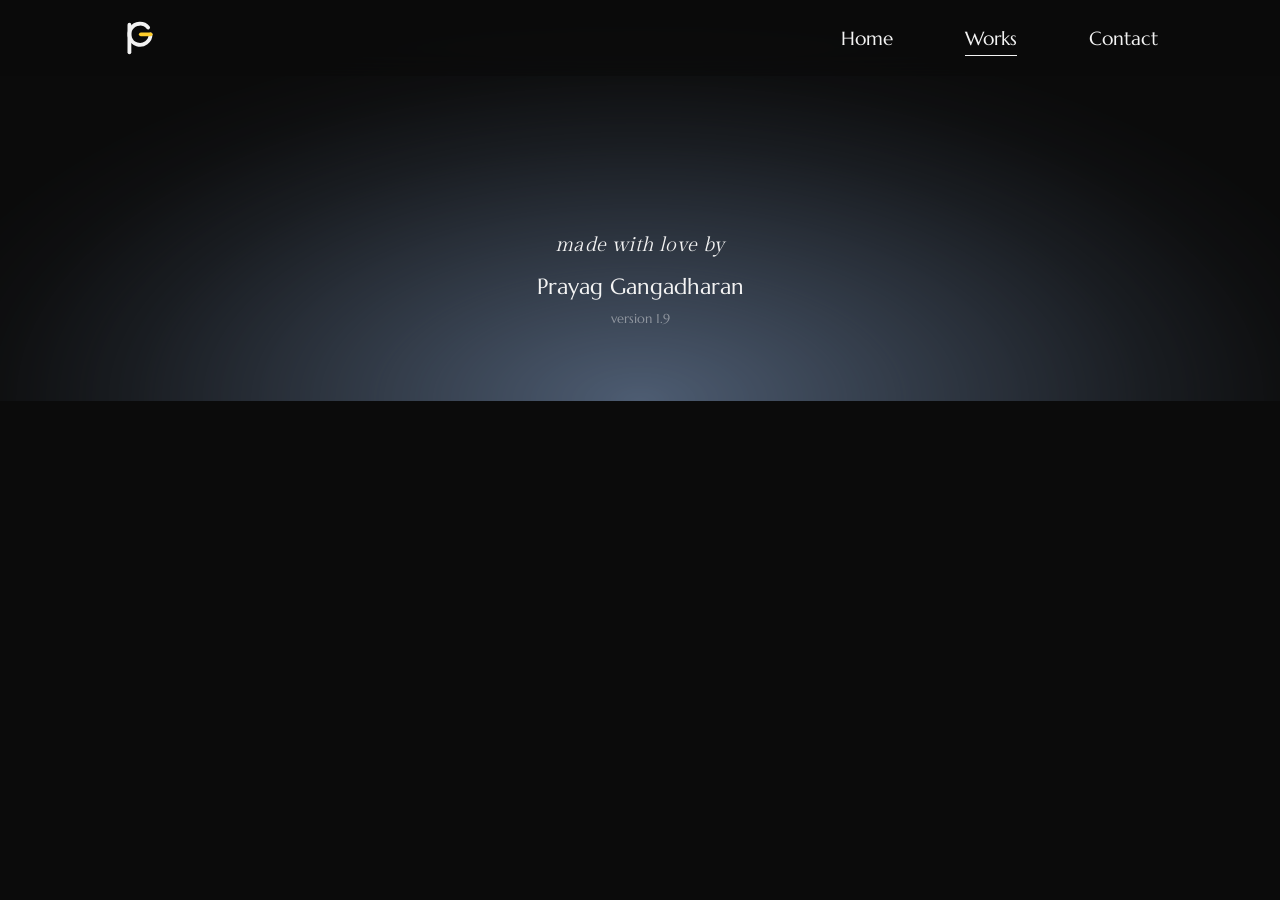
<file: work/preview.html>
<!DOCTYPE html>
<html lang="en">
<head>
  <meta charset="UTF-8">
  <script>document.documentElement.classList.add("js")</script>
  <meta name="viewport" content="width=device-width, initial-scale=1">
  <meta name="robots" content="noindex, nofollow">
  <title>Preview</title>
  <link rel="icon" href="../assets/brand/favicon.svg" type="image/svg+xml">
  <link rel="icon" href="../assets/brand/favicon-32.png" sizes="32x32" type="image/png">
  <link rel="apple-touch-icon" href="../assets/brand/apple-touch-icon.png">
  <link rel="preconnect" href="https://fonts.googleapis.com">
  <link rel="preconnect" href="https://fonts.gstatic.com" crossorigin>
  <link rel="stylesheet" href="https://fonts.googleapis.com/css2?family=Gilda+Display&family=Marcellus&display=swap">
  <link rel="stylesheet" href="../styles.css?v=12">
  <link rel="stylesheet" href="case.css?v=12">
  <style>a { pointer-events: none; } .to-top { display: none !important; }</style>
</head>
<body>
  <!-- Used only by /admin to show a live preview of a case study while you edit it -->
  <header class="nav" id="top">
    <div class="nav__inner">
      <a class="nav__logo" href="#" aria-label="Prayag Gangadharan"><svg viewBox="15 22.5 170 170" aria-hidden="true" focusable="false"><path class="loop" d="M138.3 57.9 A50 50 0 1 0 150 90"/><path class="bar" d="M150 90 H104"/><path class="loop" d="M50 45 V175"/></svg></a>
      <nav class="nav__links" aria-label="Primary"><a href="#">Home</a><a href="#" class="is-active">Works</a><a href="#">Contact</a></nav>
      <button class="nav__toggle" aria-expanded="false" aria-label="Open menu">
        <img class="icon-open" src="../assets/icons/hamburger.svg" alt="" width="24" height="24">
        <img class="icon-close" src="../assets/icons/close.svg" alt="" width="24" height="24">
      </button>
    </div>
  </header>
  <main id="case"></main>
  <footer class="footer">
    <div class="footer__glow" aria-hidden="true"></div>
    <p class="footer__love">made with love by</p>
    <p class="footer__name">Prayag Gangadharan</p>
    <p class="footer__version">version 1.9</p>
  </footer>
  <script>
    // Renders the case study the admin sends, and again on every change.
    window.addEventListener('message', e => {
      if (e.source !== window.parent || !e.data || e.data.type !== 'pg-preview') return;
      const d = e.data;
      const y = window.scrollY;
      window.CASE = d.case; window.SITE = d.site; window.PREVIEW_FILES = d.files || {};
      const s = document.createElement('script');
      s.src = 'case.js?v=13&t=' + Date.now();
      s.onload = () => {
        s.remove();
        document.querySelectorAll('.reveal').forEach(el => el.classList.add('is-visible'));
        document.querySelectorAll('.prob').forEach(el => el.classList.add('in'));
        const el = d.scrollTo && document.getElementById(d.scrollTo);
        window.scrollTo(0, el ? el.getBoundingClientRect().top + window.scrollY - 140 : y);
        parent.postMessage({ type: 'pg-preview-ready' }, '*');
      };
      document.body.appendChild(s);
    });
    parent.postMessage({ type: 'pg-preview-ready', first: true }, '*');
  </script>
</body>
</html>
</file>
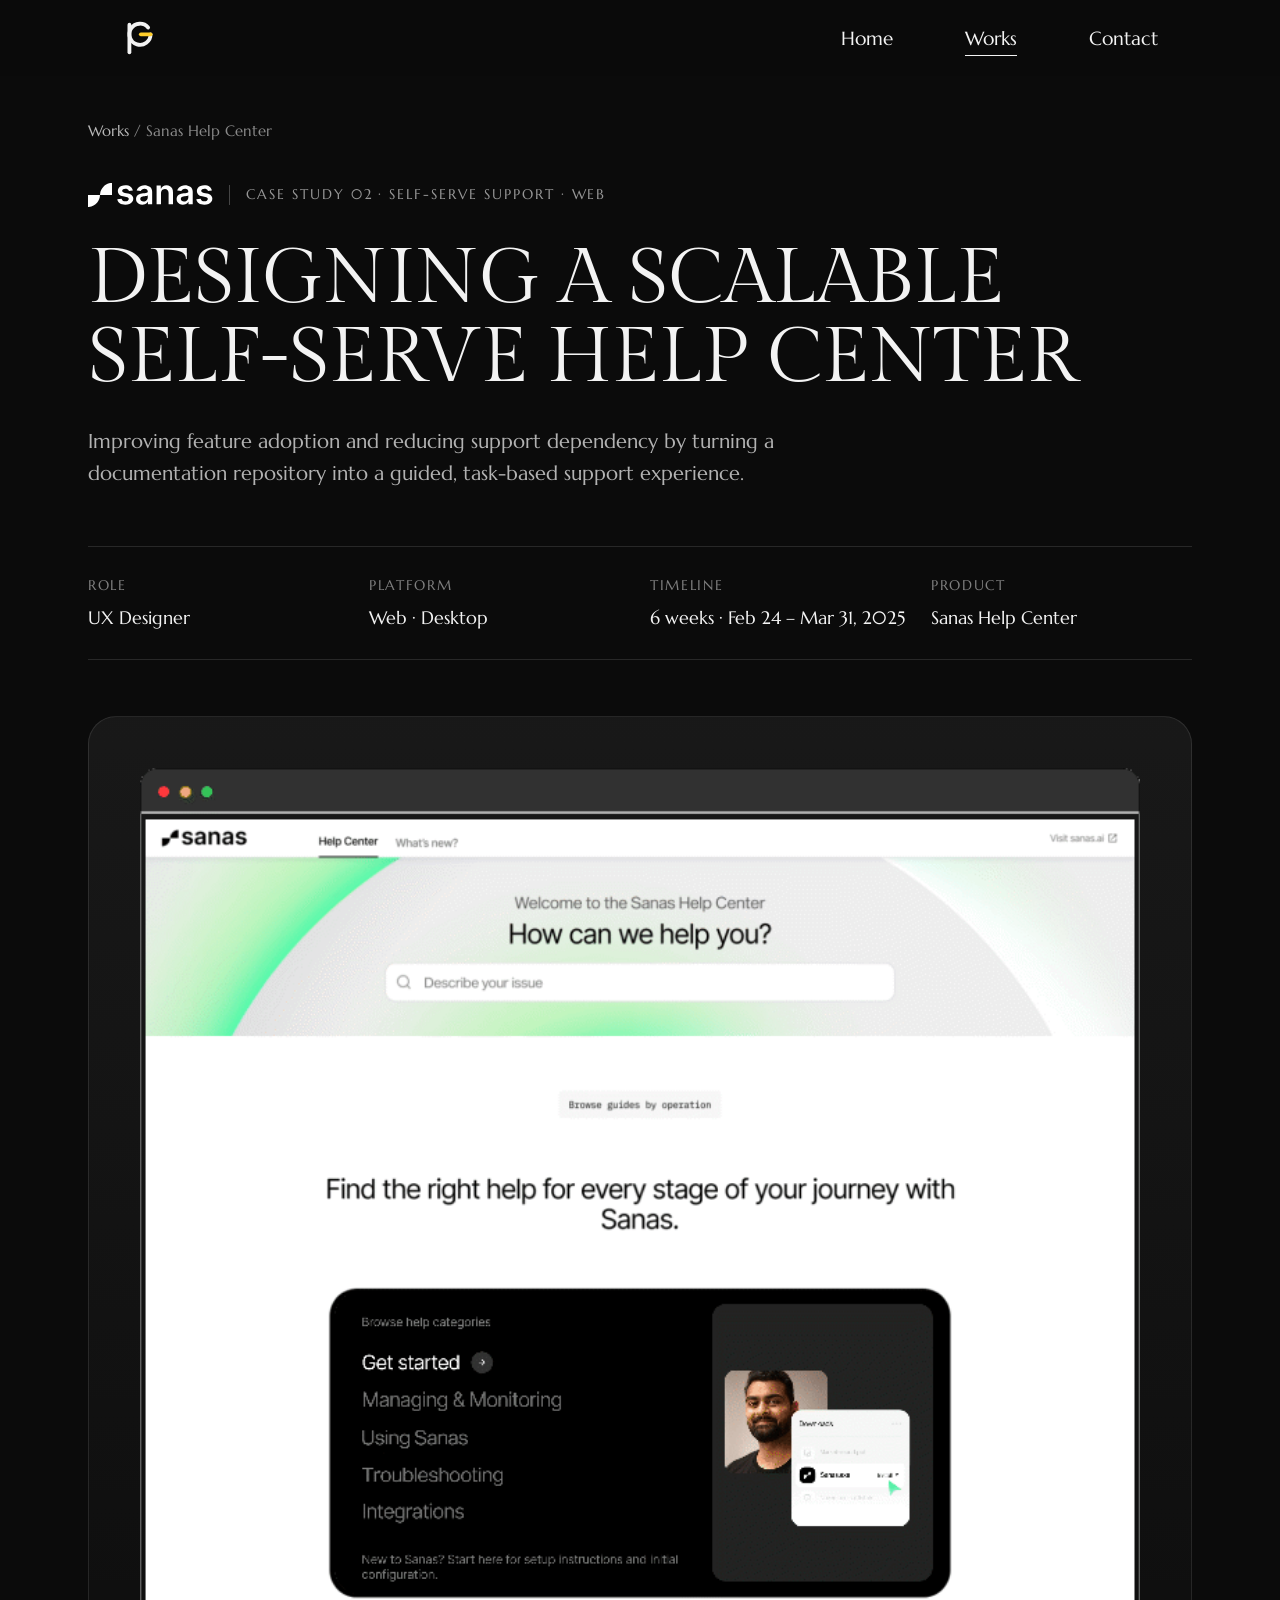
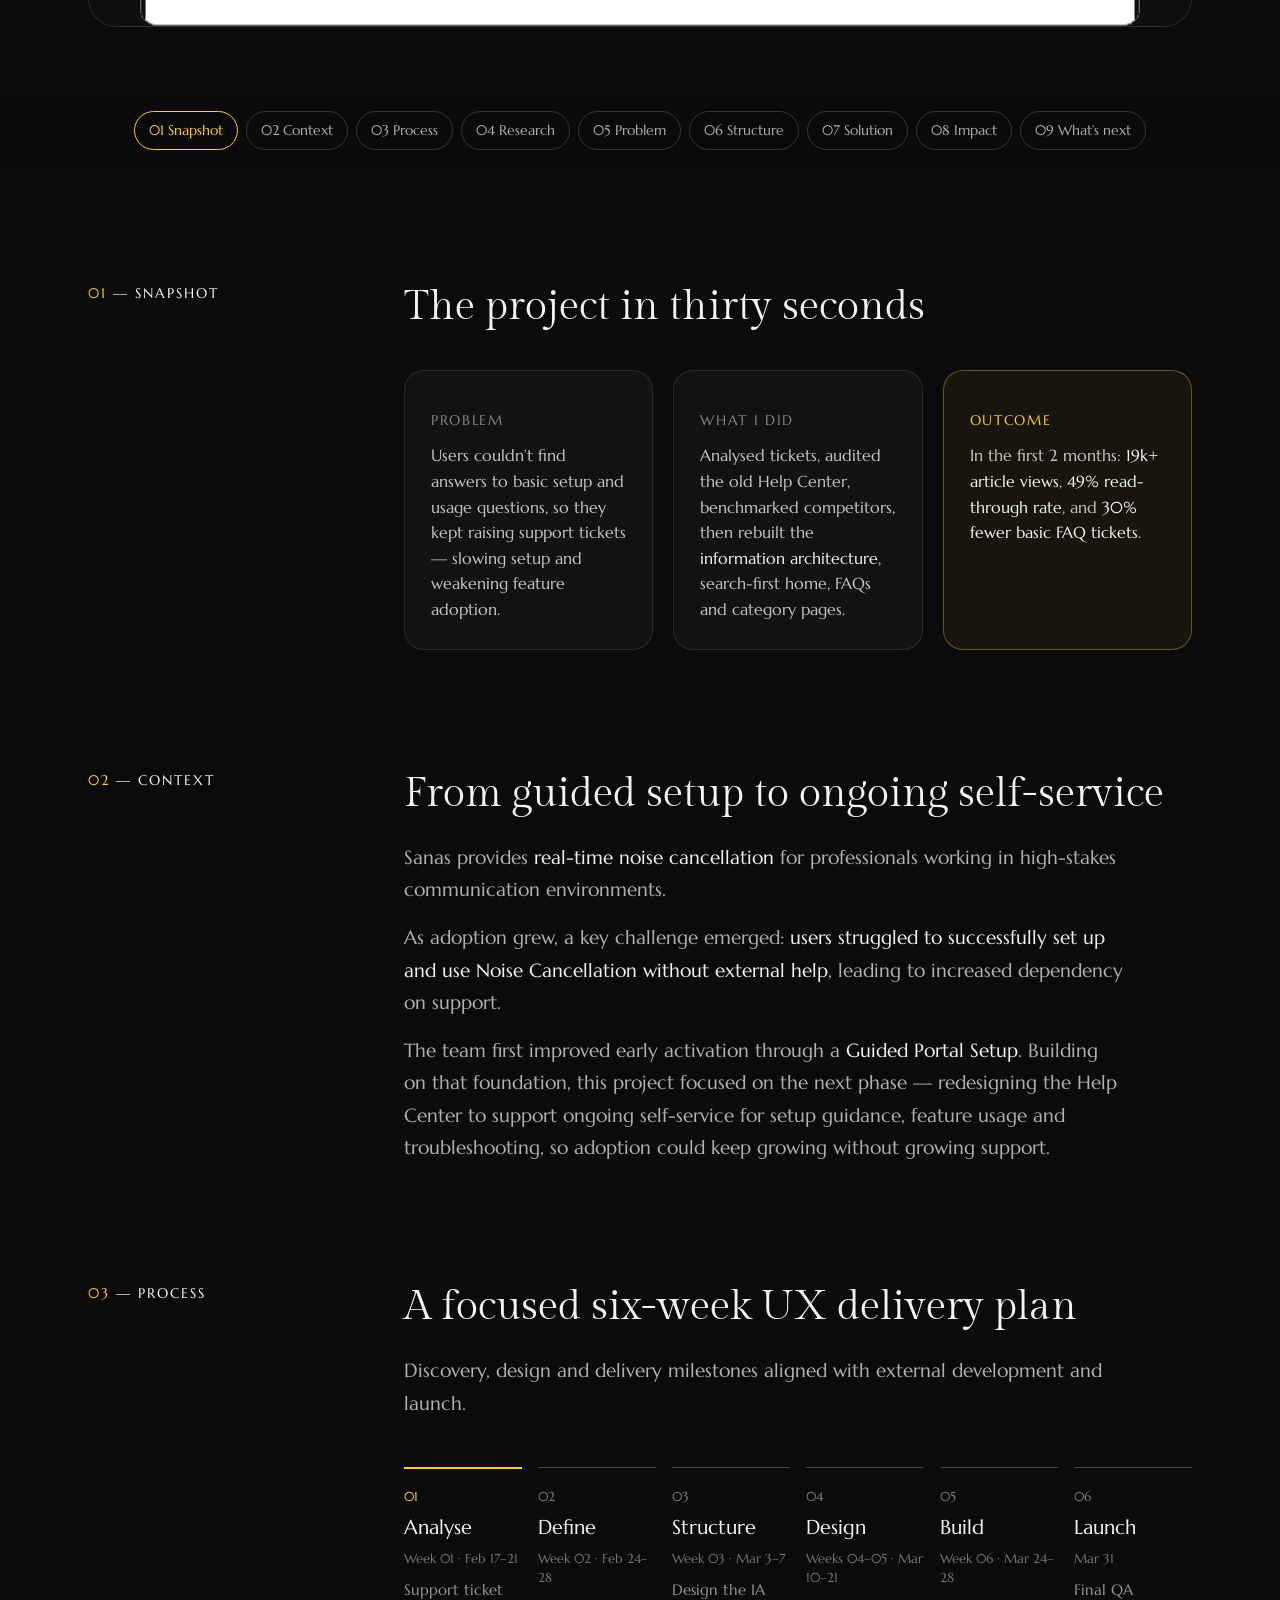
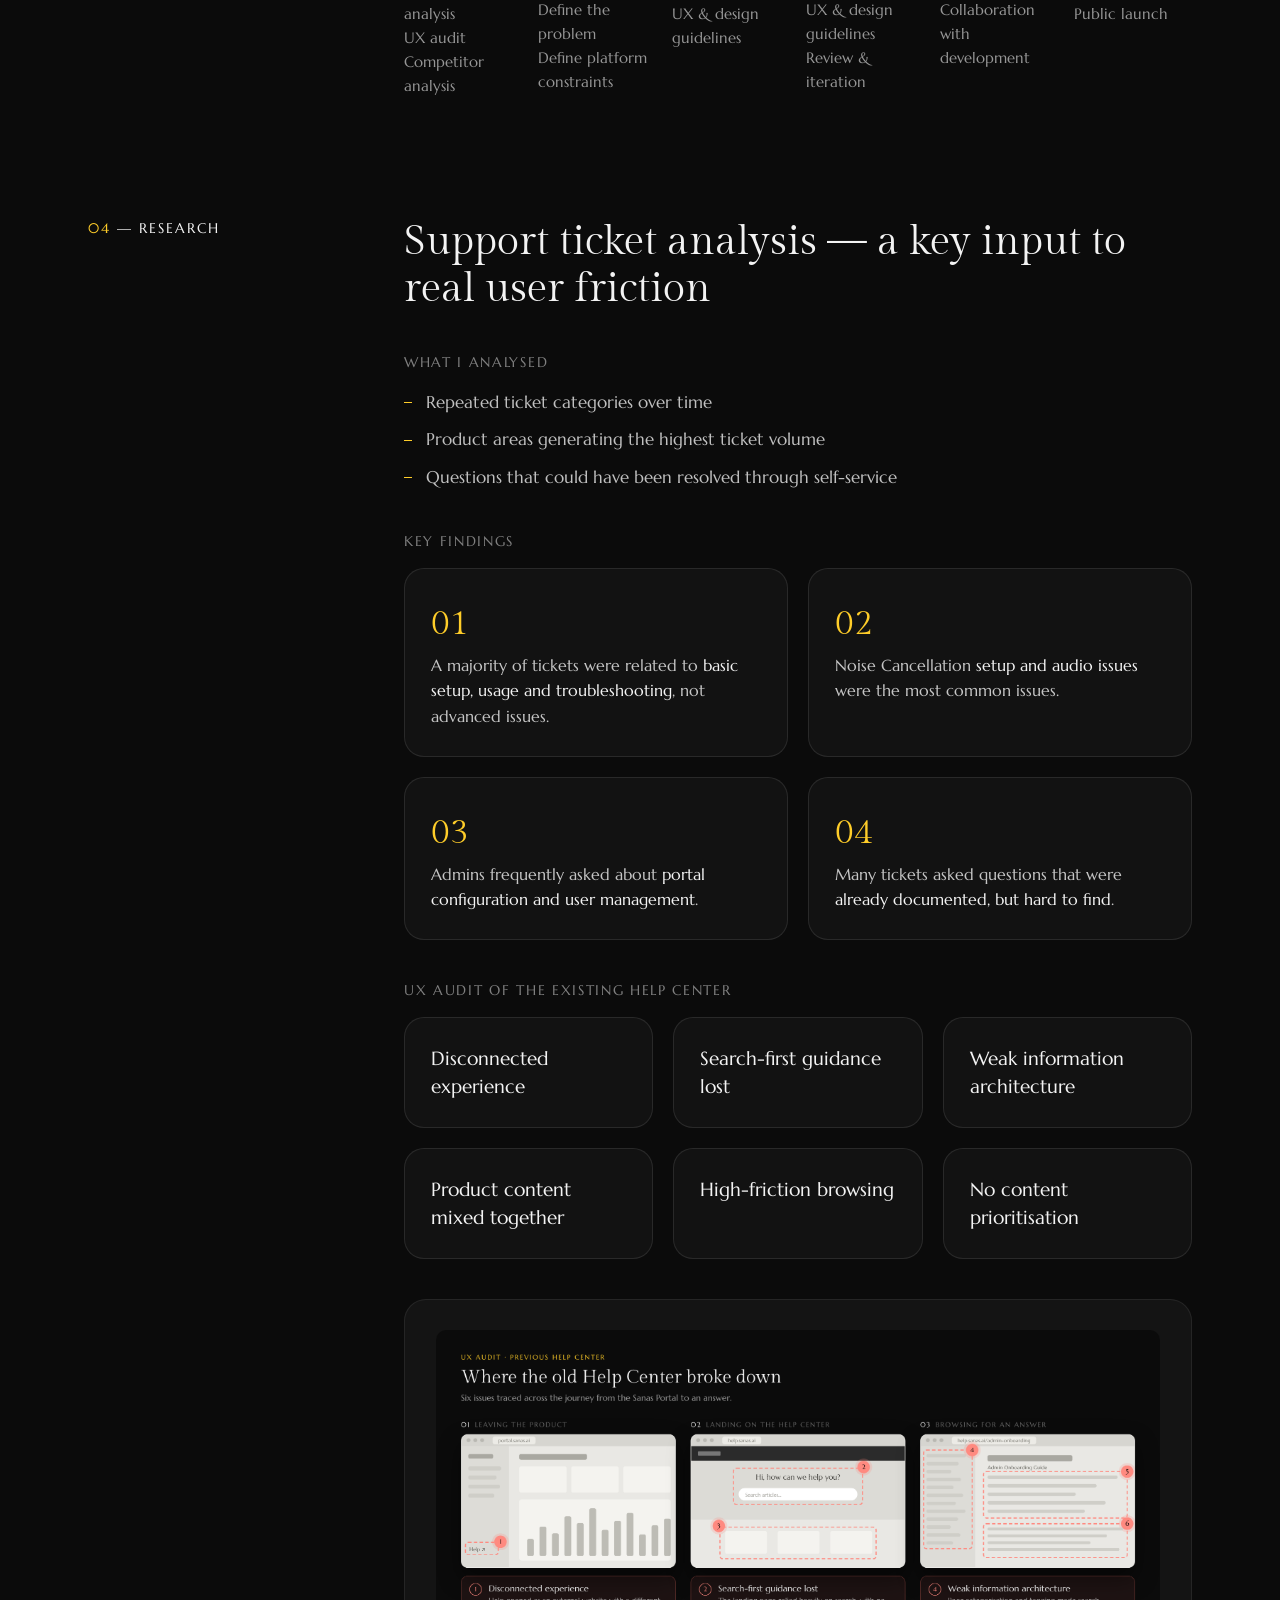
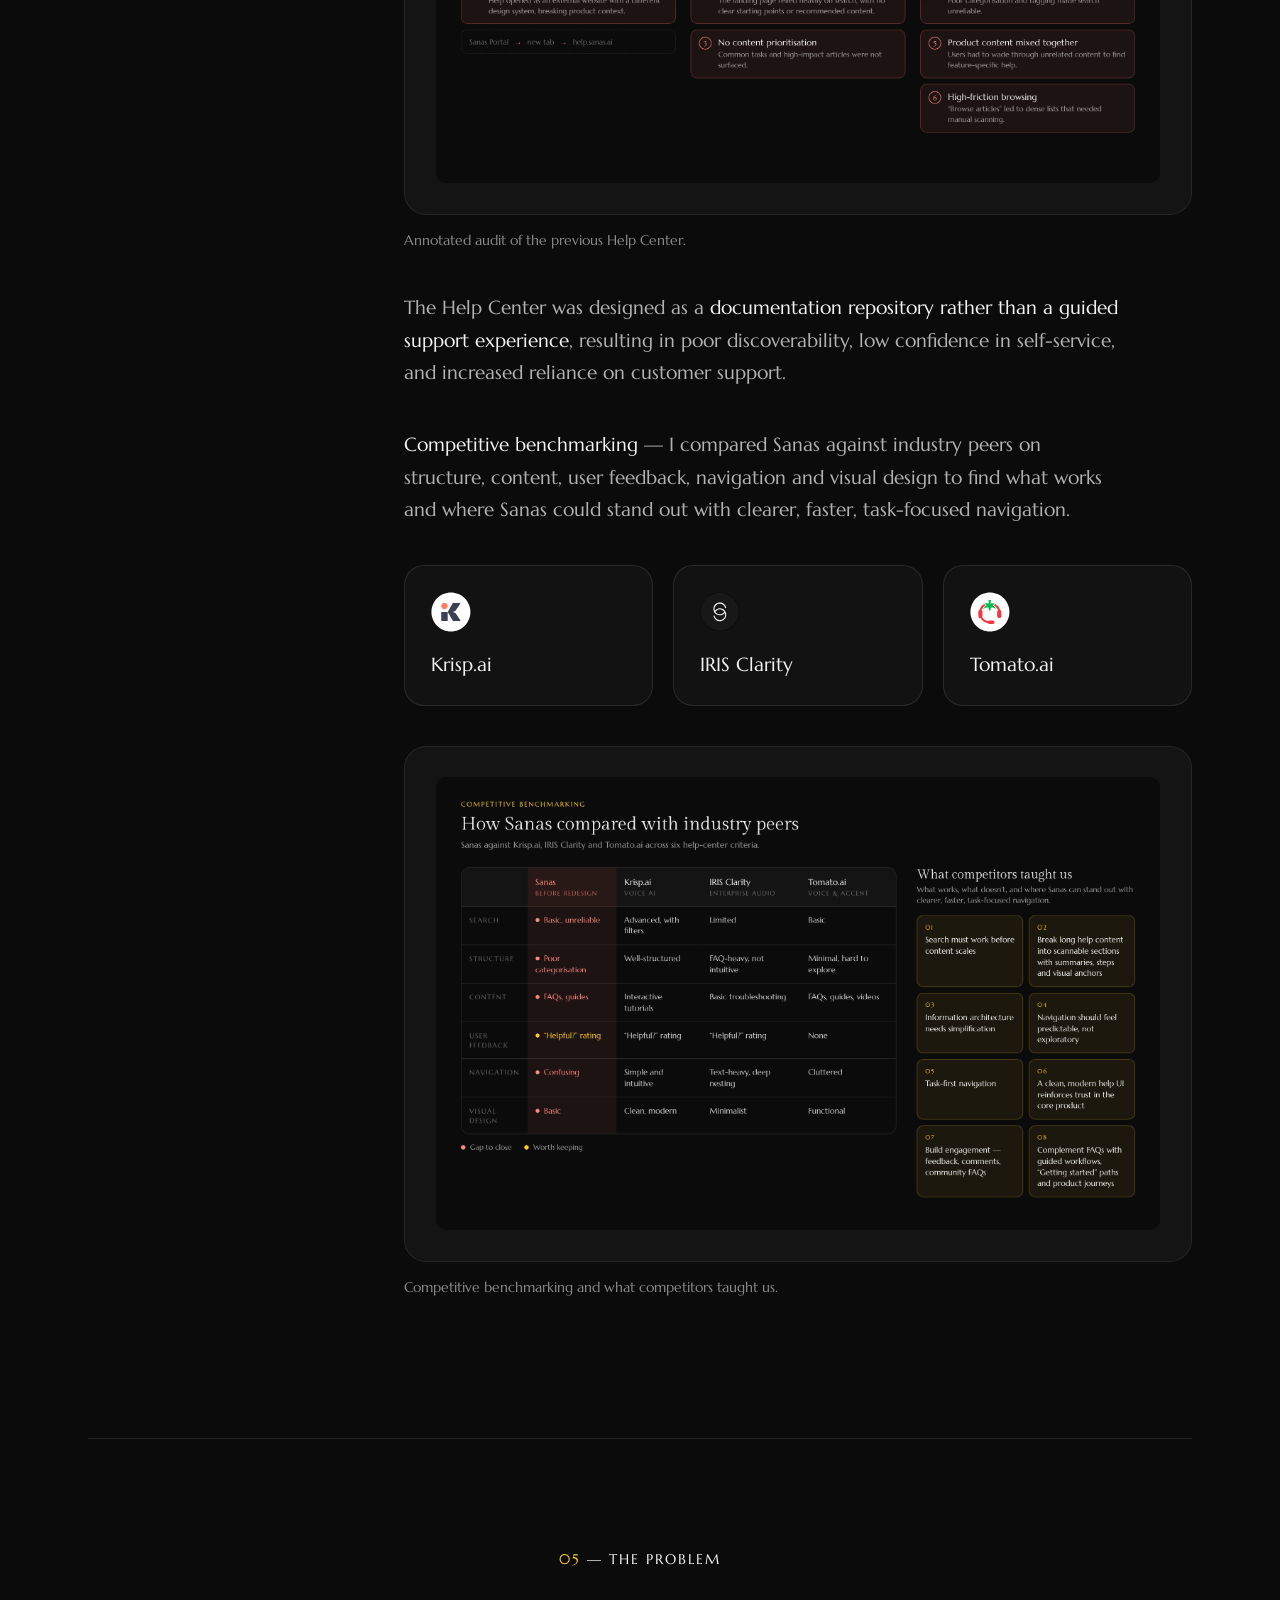
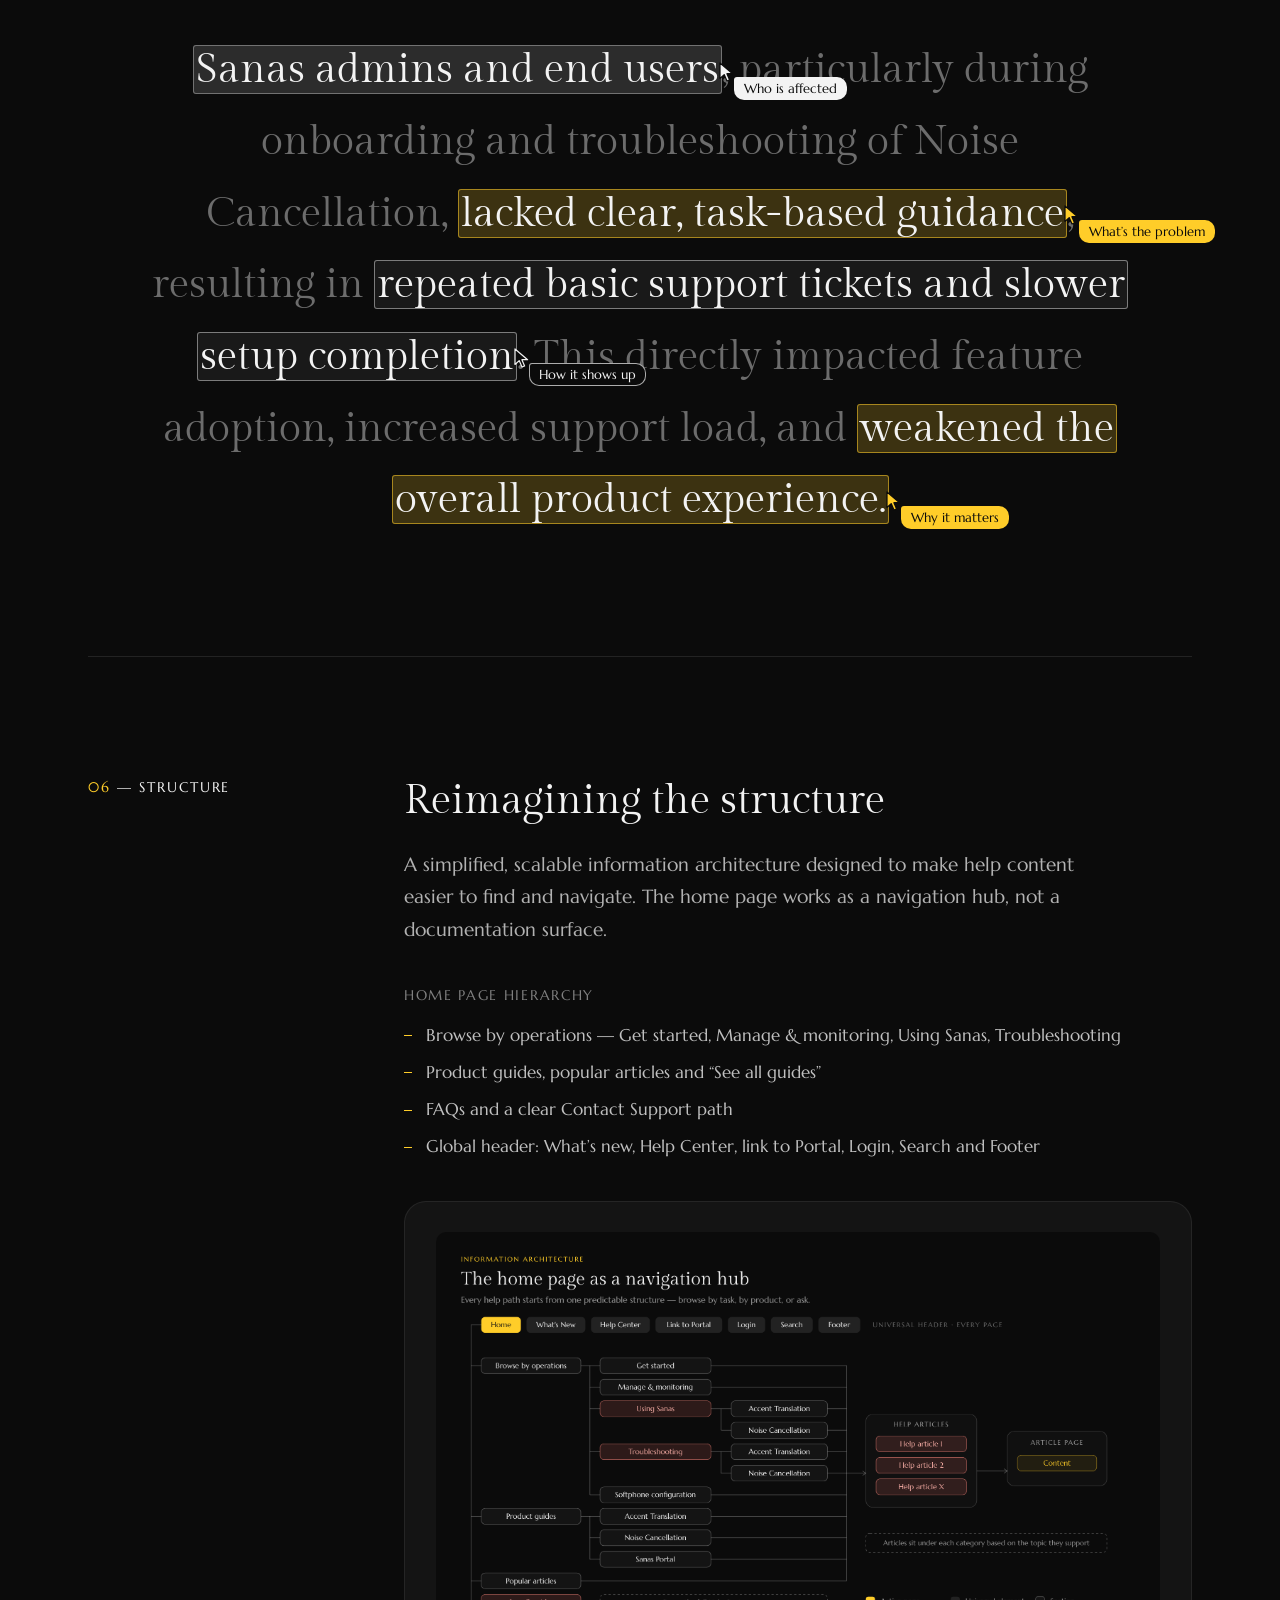
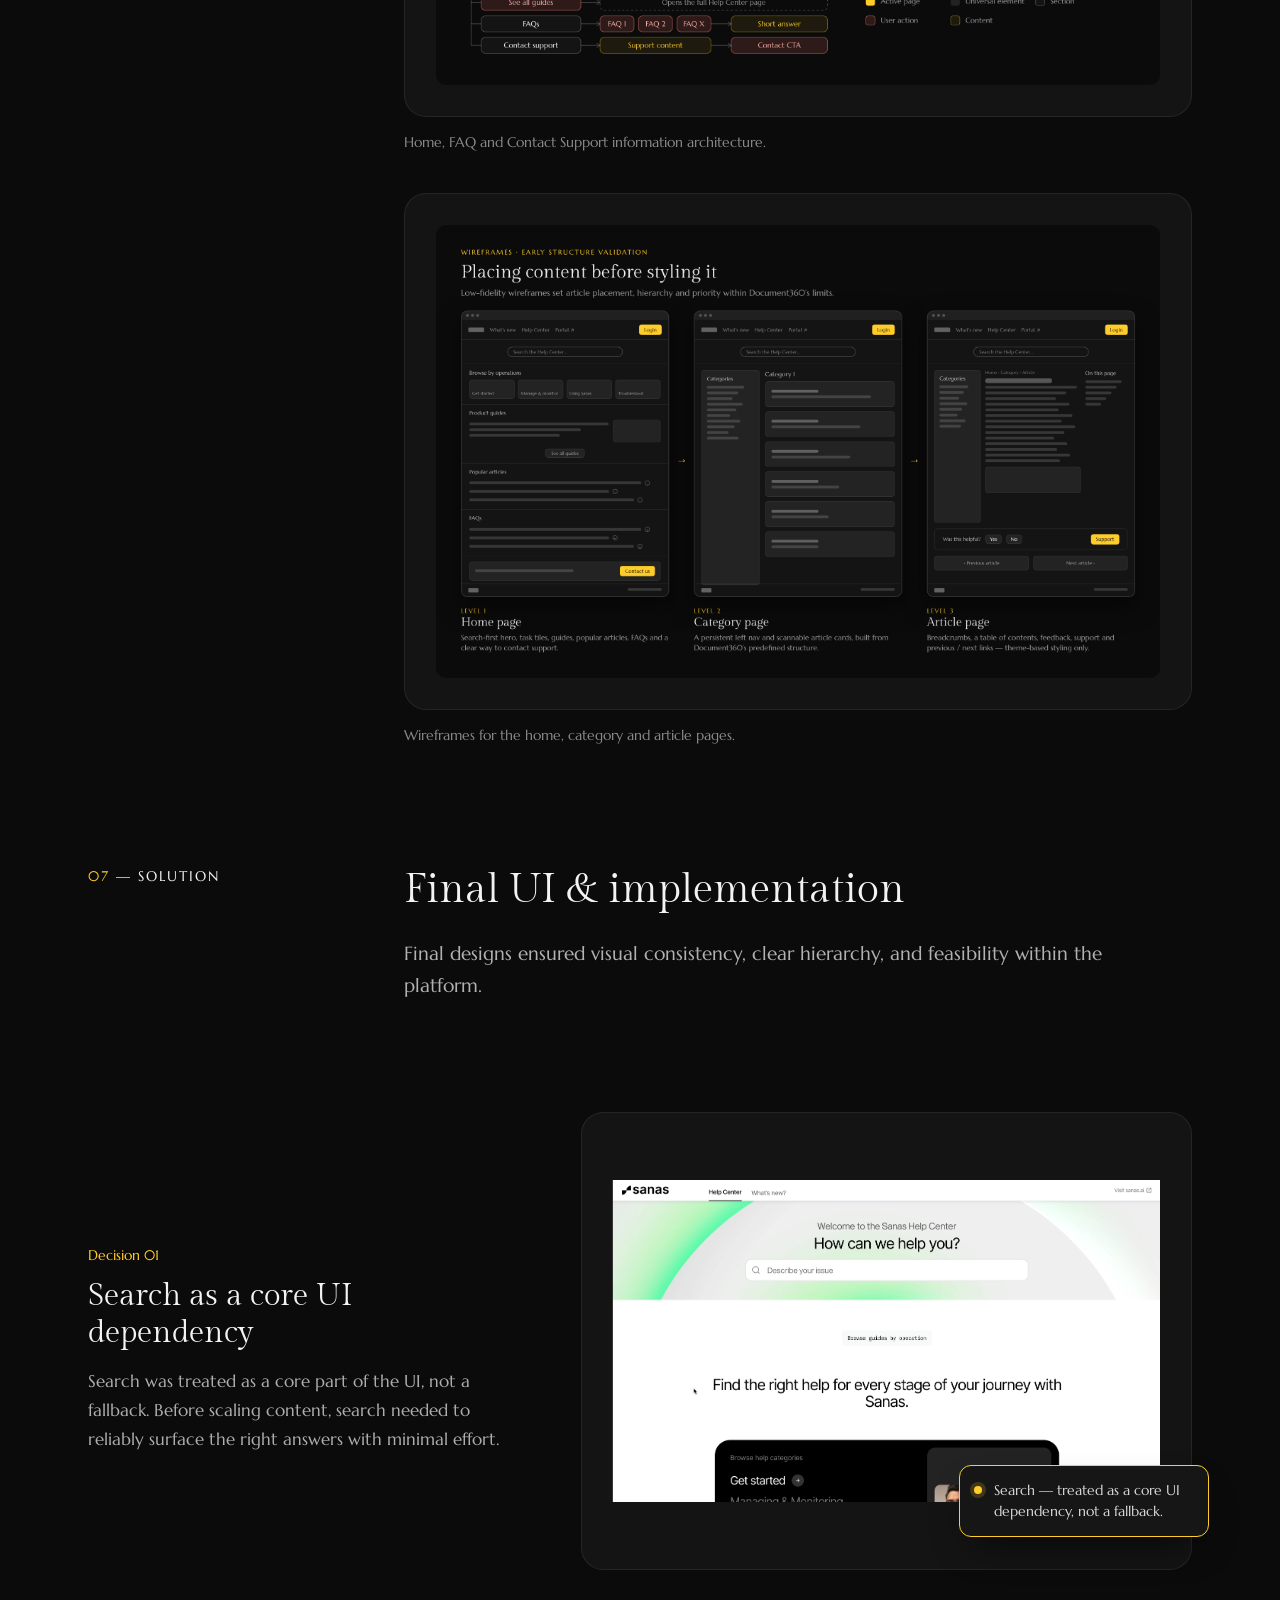
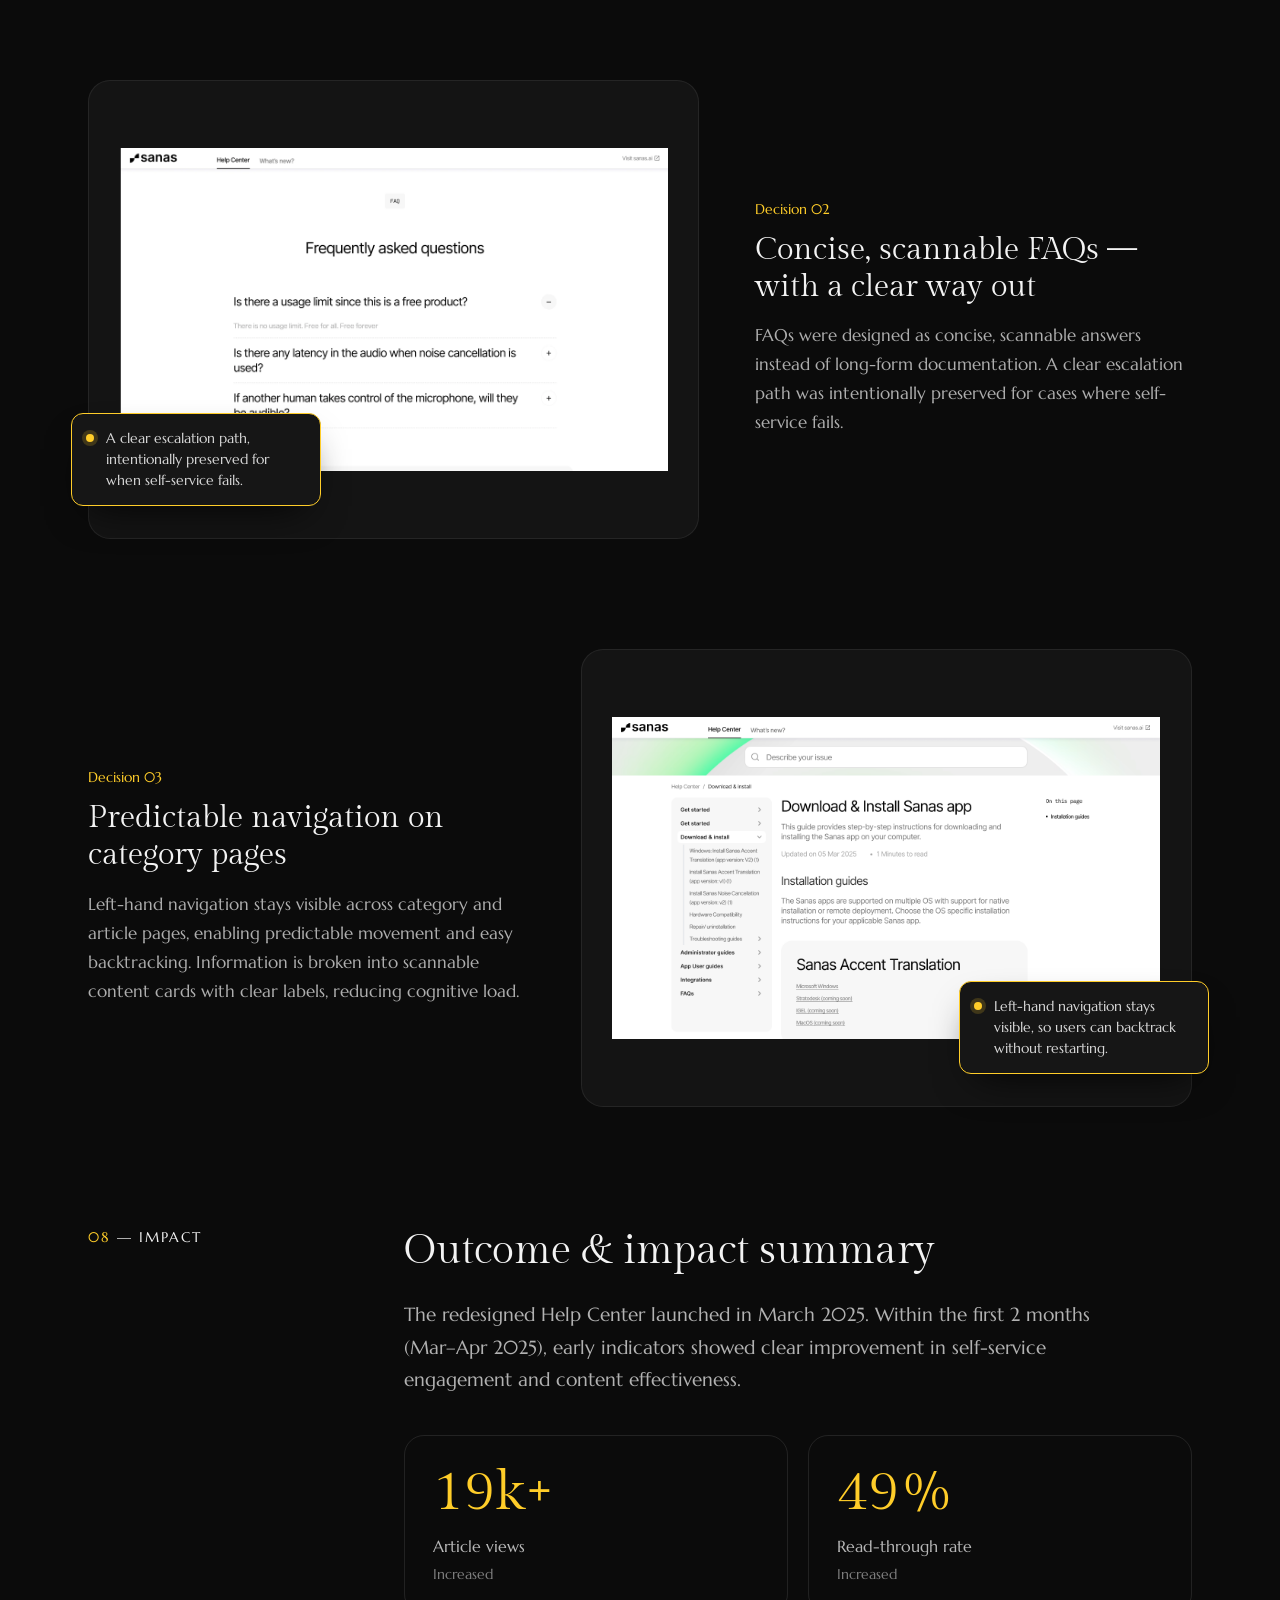
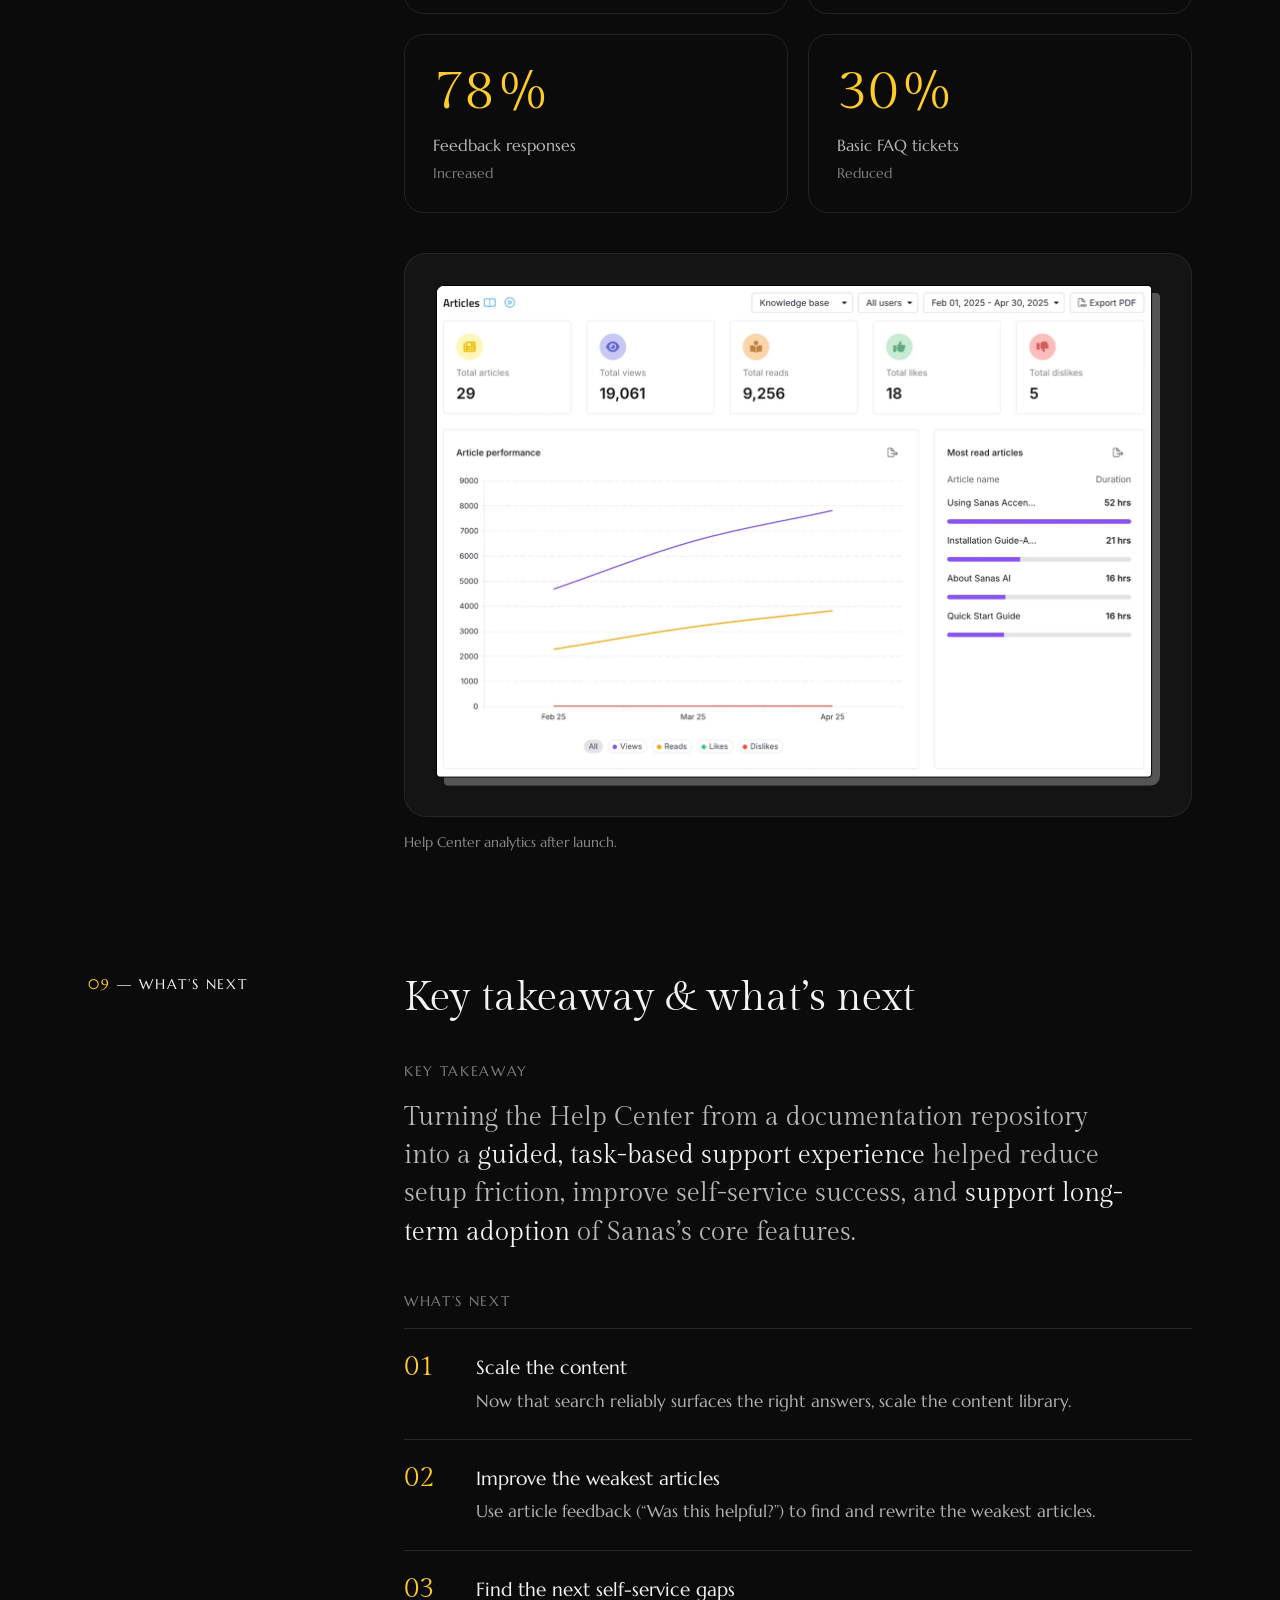
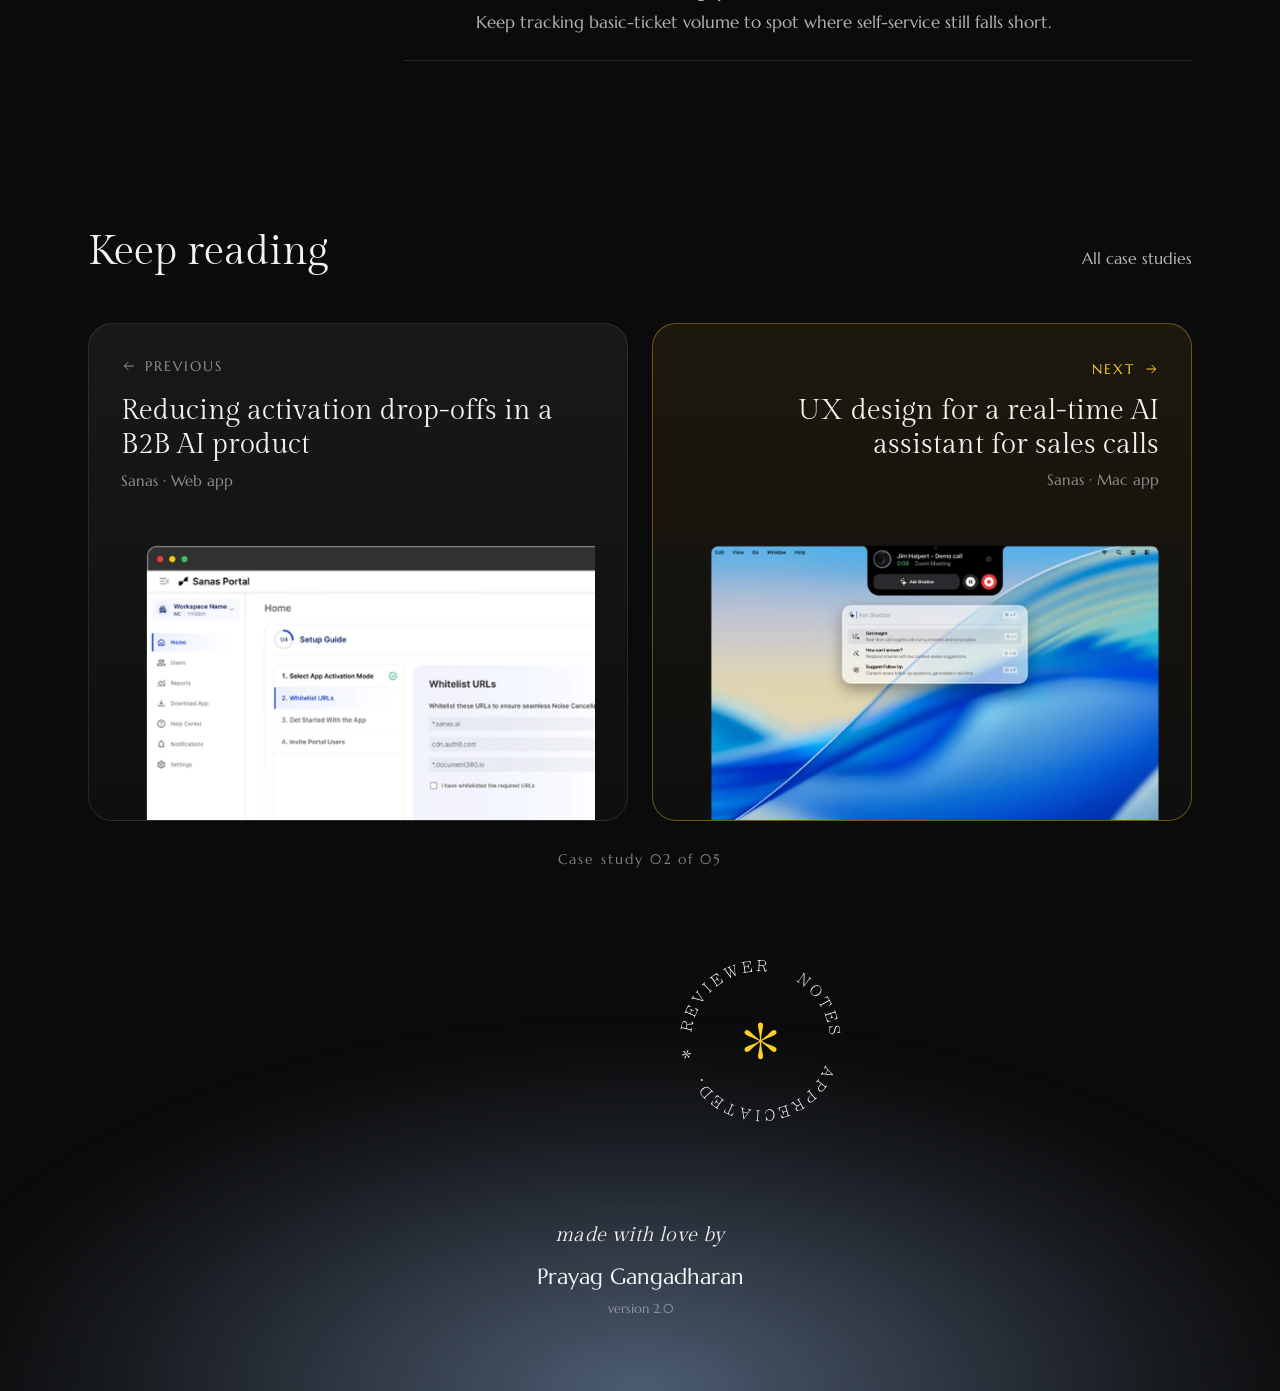
<file: work/sanas-help-center.html>
<!DOCTYPE html>
<html lang="en">
<head>
  <meta charset="UTF-8">
  <script>document.documentElement.classList.add("js")</script>
  <meta name="viewport" content="width=device-width, initial-scale=1">
  <title>Designing a scalable self-serve Help Center — Prayag Gangadharan</title>
  <meta name="description" content="Case study by Prayag Gangadharan: Designing a scalable self-serve Help Center.">
  <meta name="theme-color" content="#0b0b0b">
  <link rel="preconnect" href="https://fonts.googleapis.com">
  <link rel="preconnect" href="https://fonts.gstatic.com" crossorigin>
  <link rel="stylesheet" href="https://fonts.googleapis.com/css2?family=Gilda+Display&family=Marcellus&display=swap">
  <link rel="icon" href="../assets/brand/favicon.svg" type="image/svg+xml">
  <link rel="apple-touch-icon" href="../assets/brand/apple-touch-icon.png">
  <link rel="stylesheet" href="../assets/brand/loader.css?v=5">
  <script src="../assets/brand/loader.js?v=6"></script>
  <link rel="stylesheet" href="../styles.css?v=12">
  <link rel="stylesheet" href="case.css?v=12">
</head>
<body>
  <a class="skip-link" href="#case">Skip to content</a>

  <header class="nav" id="top">
    <div class="nav__inner">
      <a class="nav__logo" href="../index.html" aria-label="Prayag Gangadharan, home"><svg viewBox="15 22.5 170 170" aria-hidden="true" focusable="false"><path class="loop" d="M138.3 57.9 A50 50 0 1 0 150 90"/><path class="bar" d="M150 90 H104"/><path class="loop" d="M50 45 V175"/></svg></a>
      <nav class="nav__links" aria-label="Primary">
        <a href="../index.html">Home</a>
        <a href="../index.html#works" class="is-active" aria-current="page">Works</a>
        <a href="../index.html#contact">Contact</a>
      </nav>
      <button class="nav__toggle" aria-expanded="false" aria-controls="mobile-menu" aria-label="Open menu">
        <img class="icon-open" src="../assets/icons/hamburger.svg" alt="" width="24" height="24">
        <img class="icon-close" src="../assets/icons/close.svg" alt="" width="24" height="24">
      </button>
    </div>
    <nav class="nav__menu" id="mobile-menu" aria-label="Mobile">
      <a href="../index.html">Home</a>
      <a href="../index.html#works">Works</a>
      <a href="../index.html#contact">Contact</a>
    </nav>
  </header>

  <!-- The page content is built from data/sanas-help-center.js by case.js -->
  <main id="case"></main>

  <footer class="footer">
    <div class="footer__glow" aria-hidden="true"></div>
    <p class="footer__love">made with love by</p>
    <p class="footer__name">Prayag Gangadharan</p>
    <p class="footer__version">version 1.9</p>
  </footer>

  <script src="../script.js?v=7" defer></script>
  <script src="../content/site.js?v=mwmoz66n" defer></script>
  <script src="data/sanas-help-center.js?v=mwmoz66n" defer></script>
  <script src="case.js?v=13" defer></script>
  <script src="../analytics.js?v=1" defer></script>
</body>
</html>
</file>
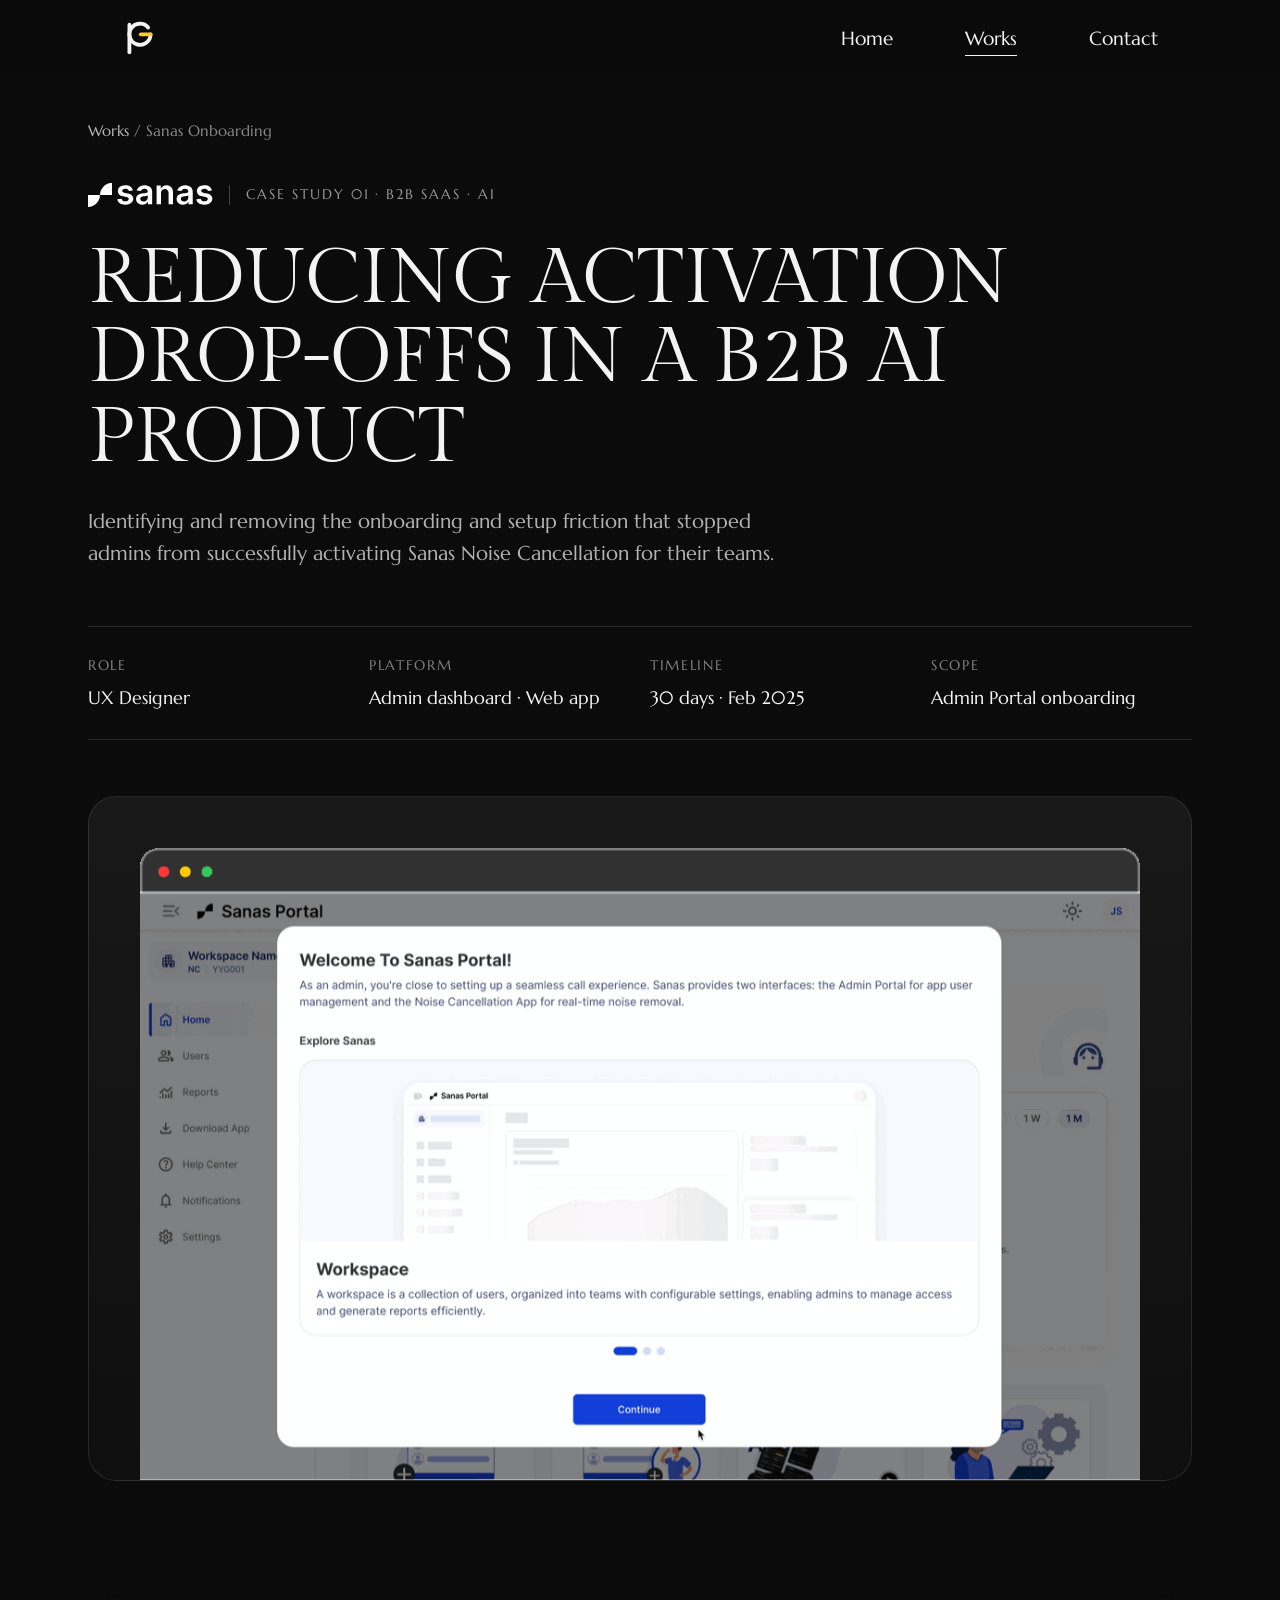
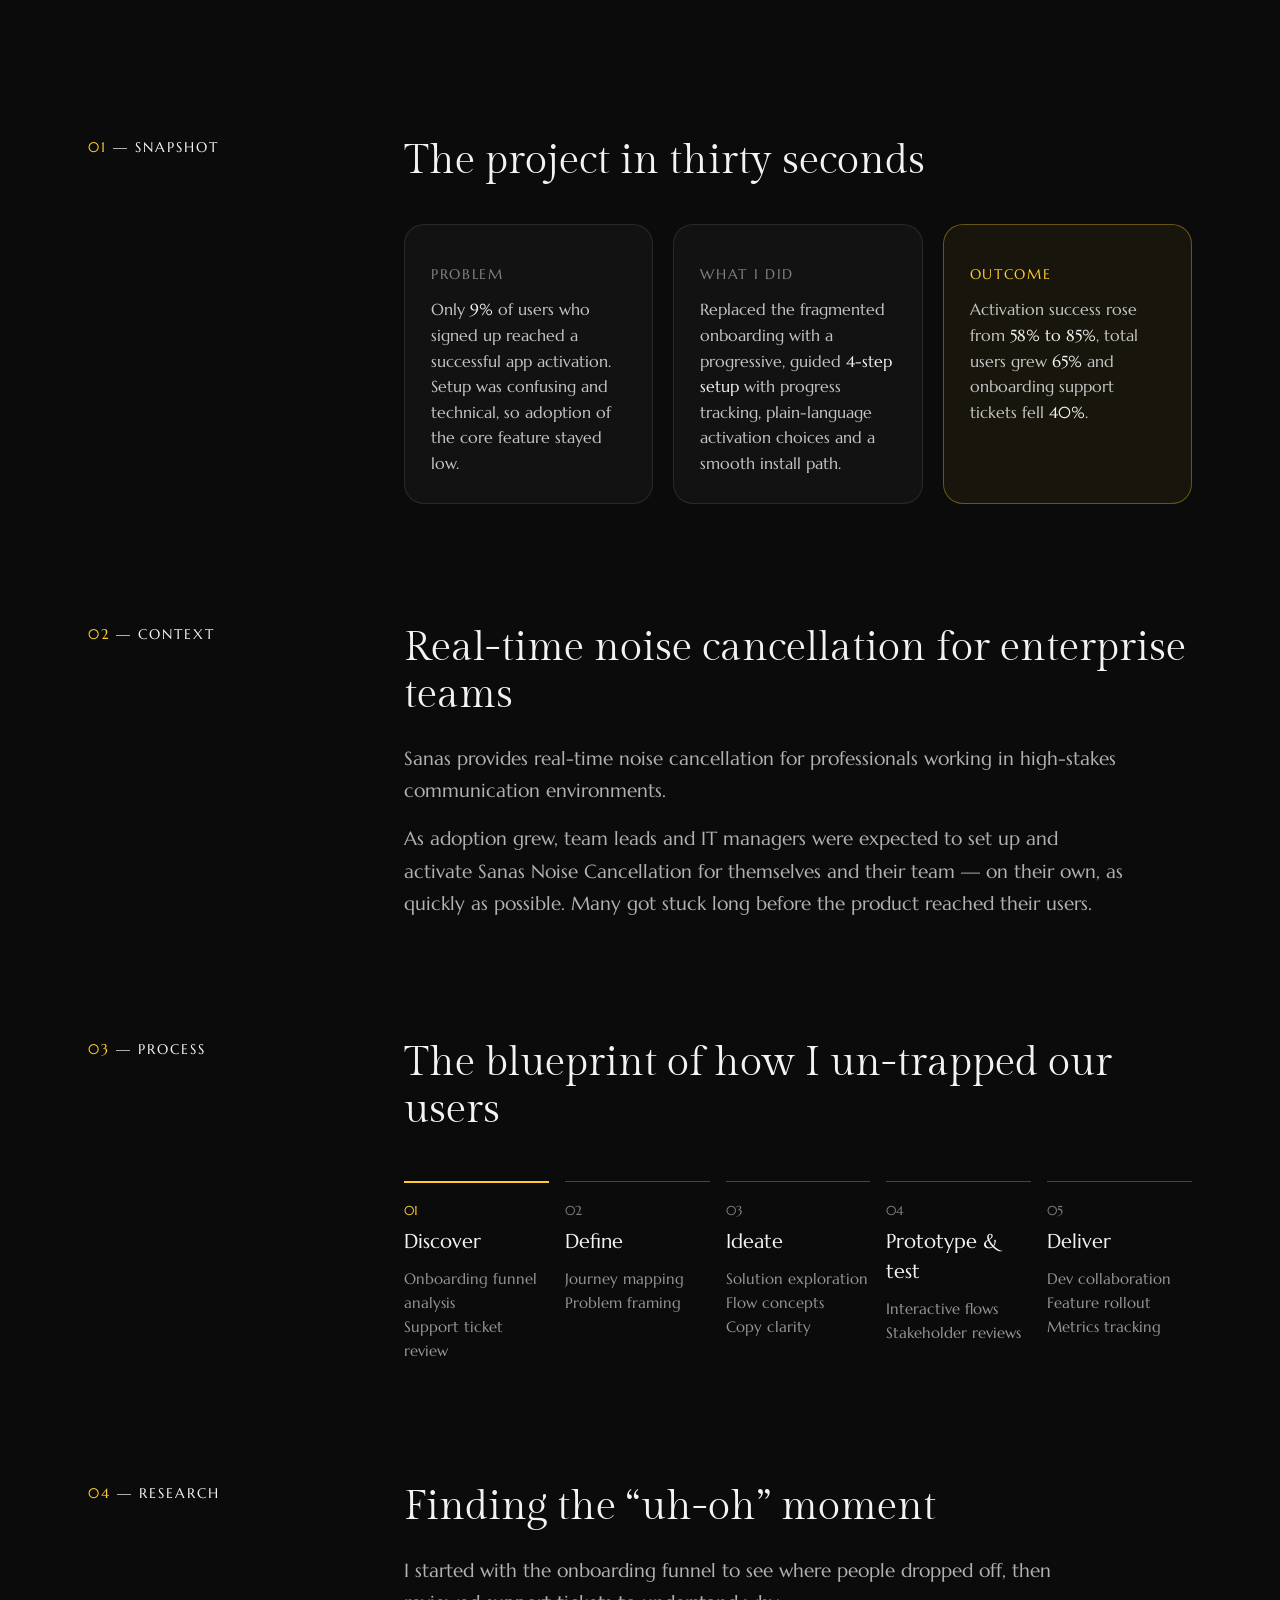
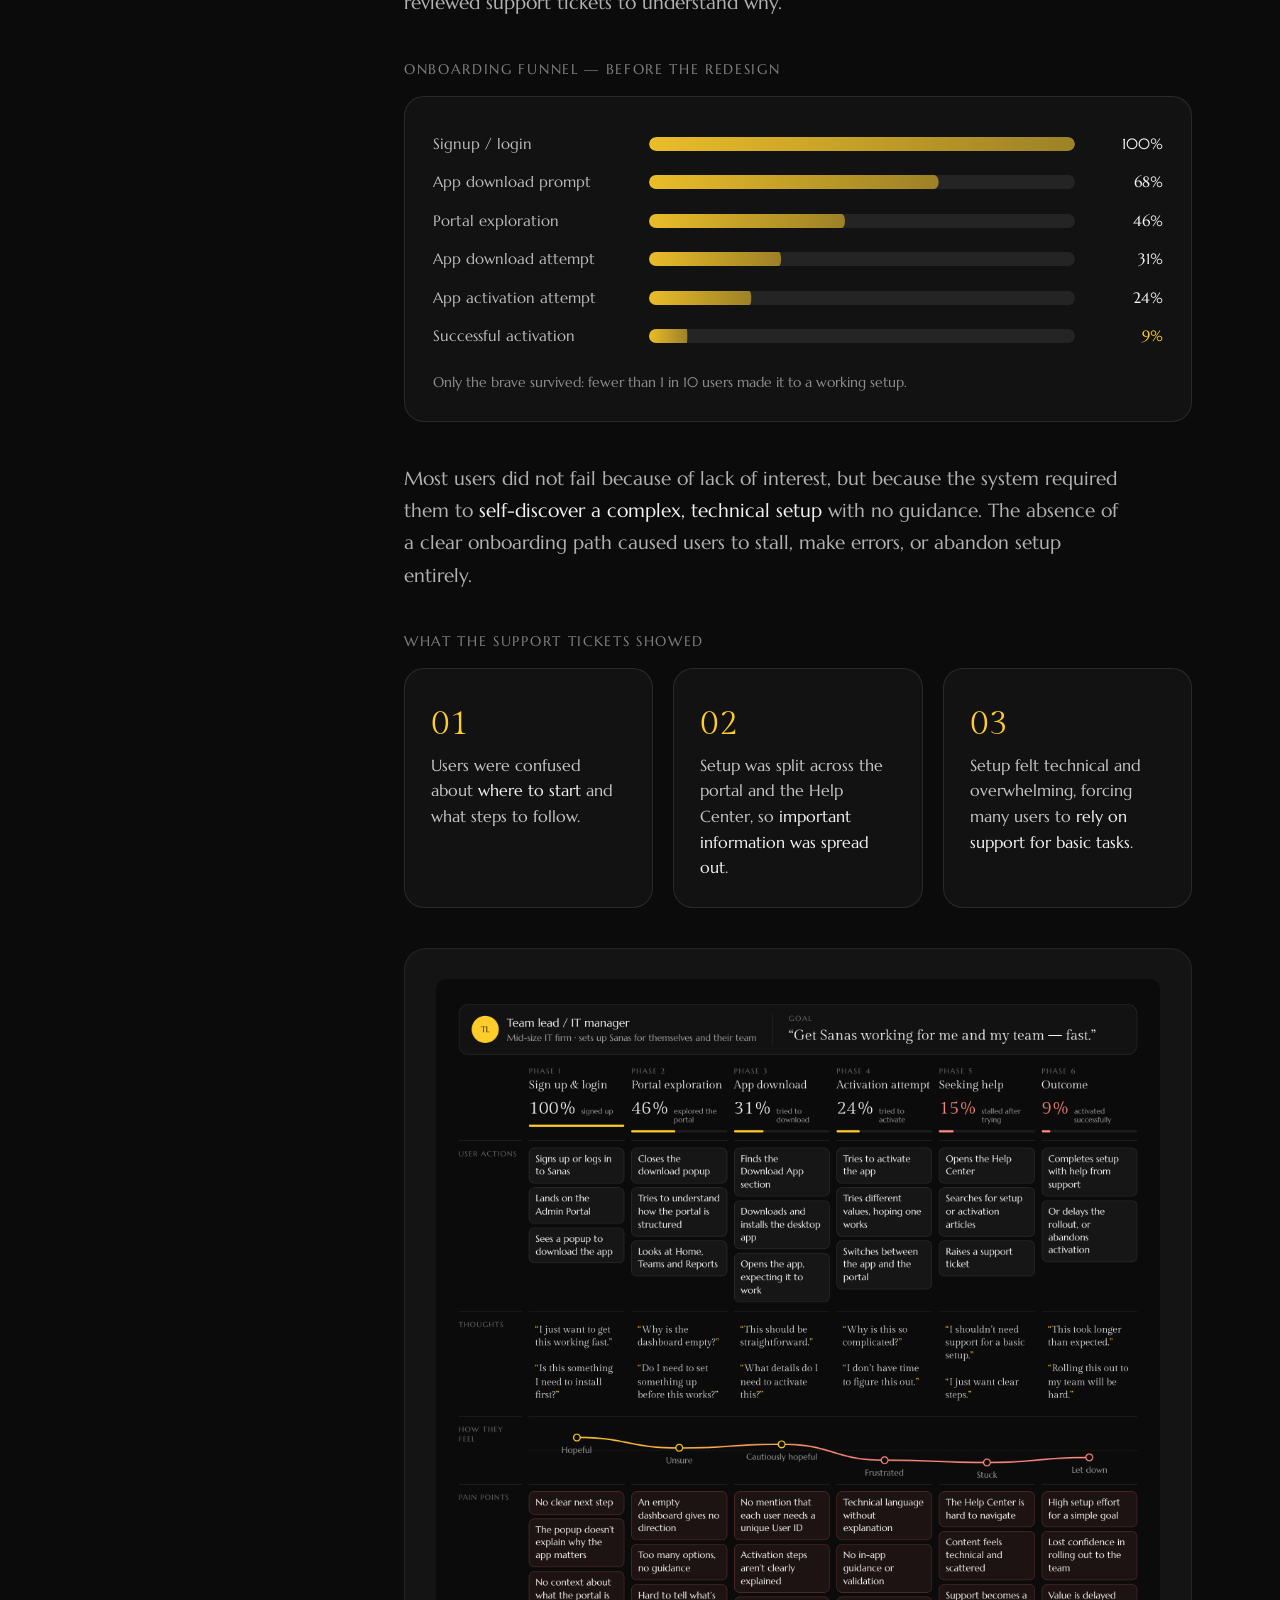
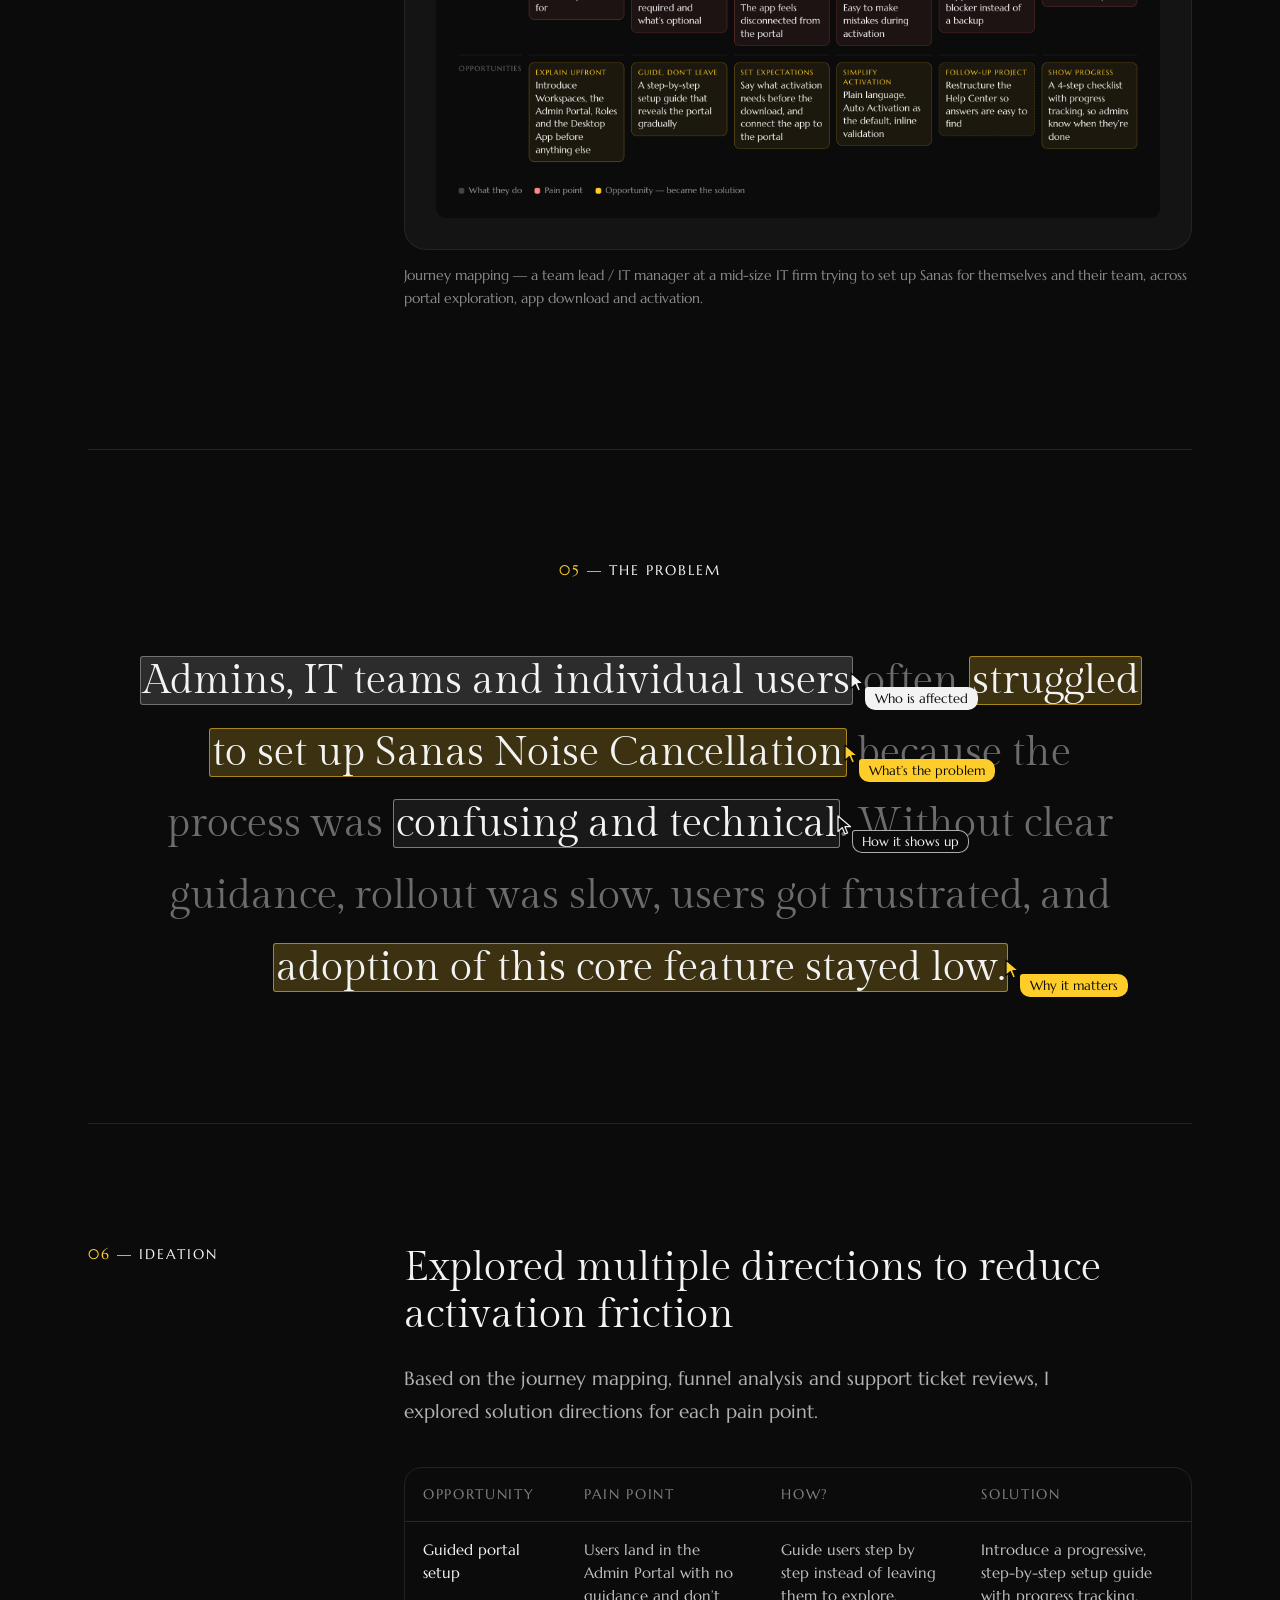
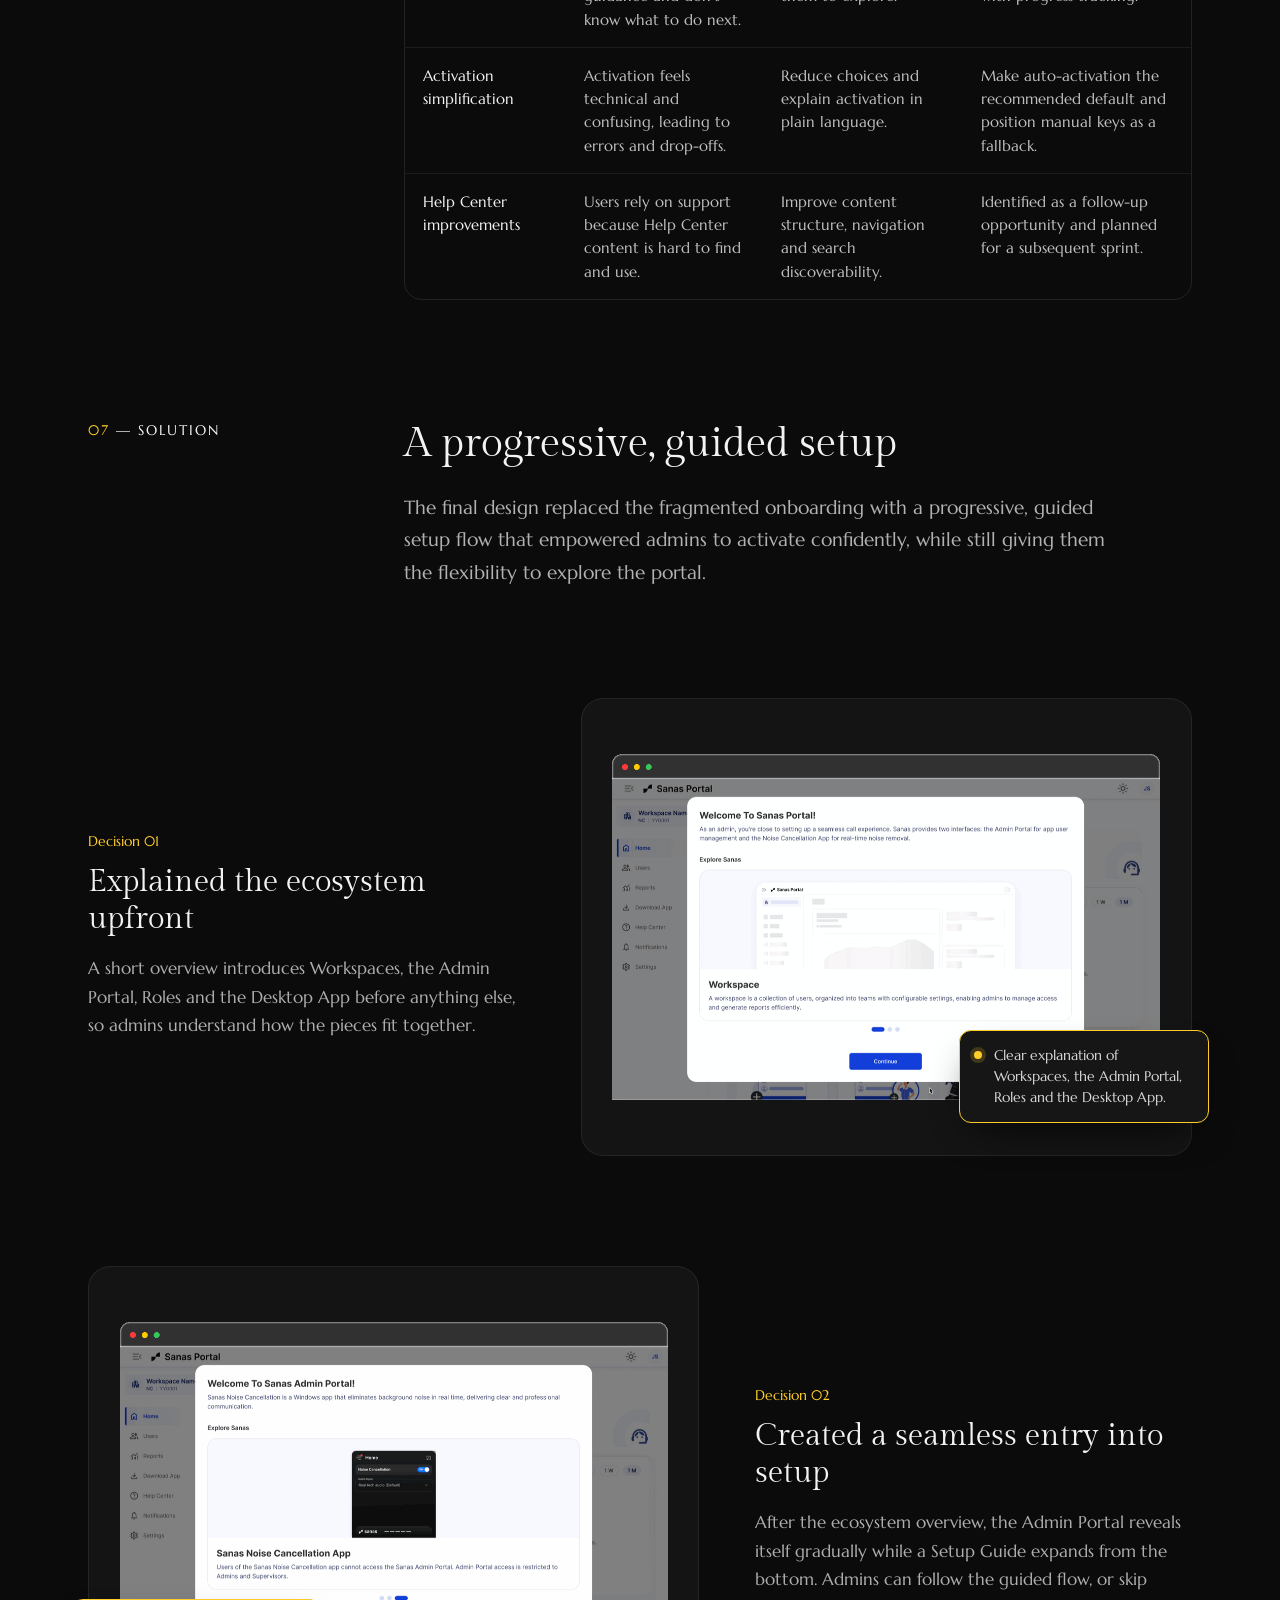
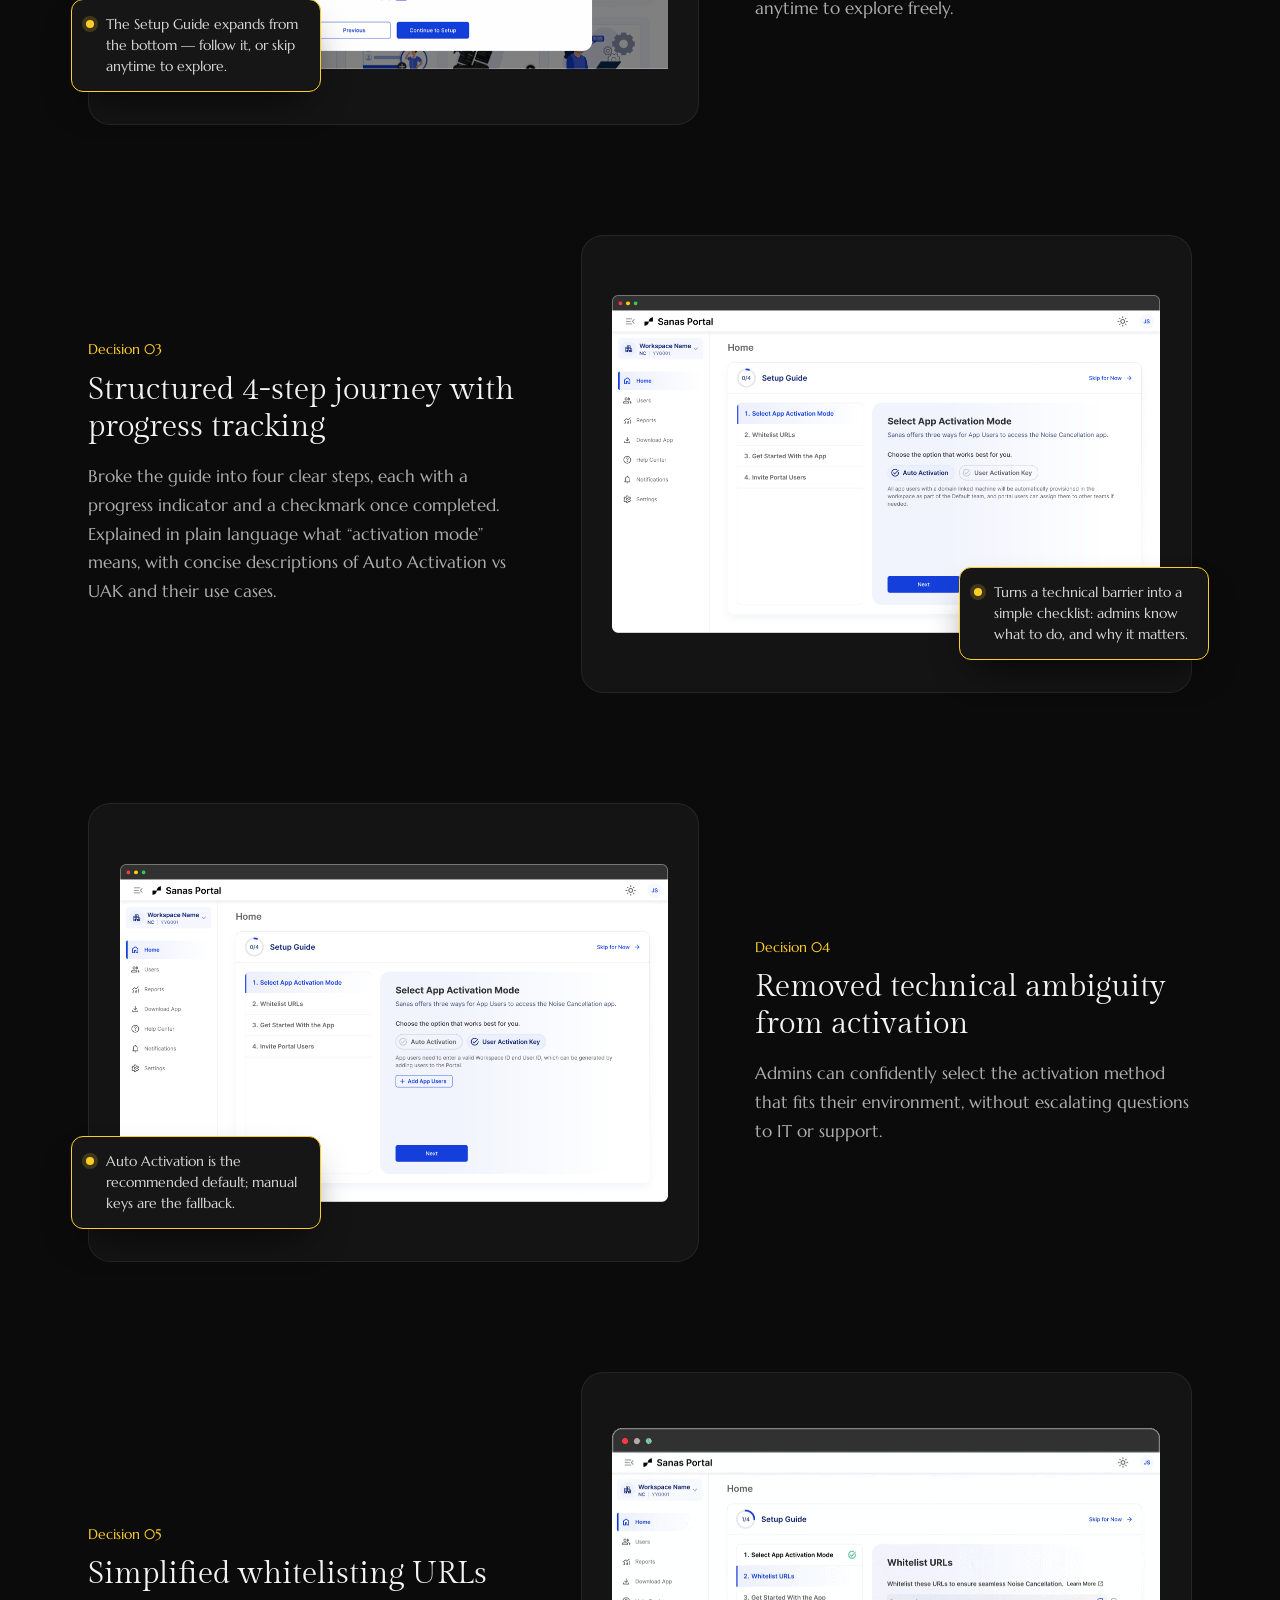
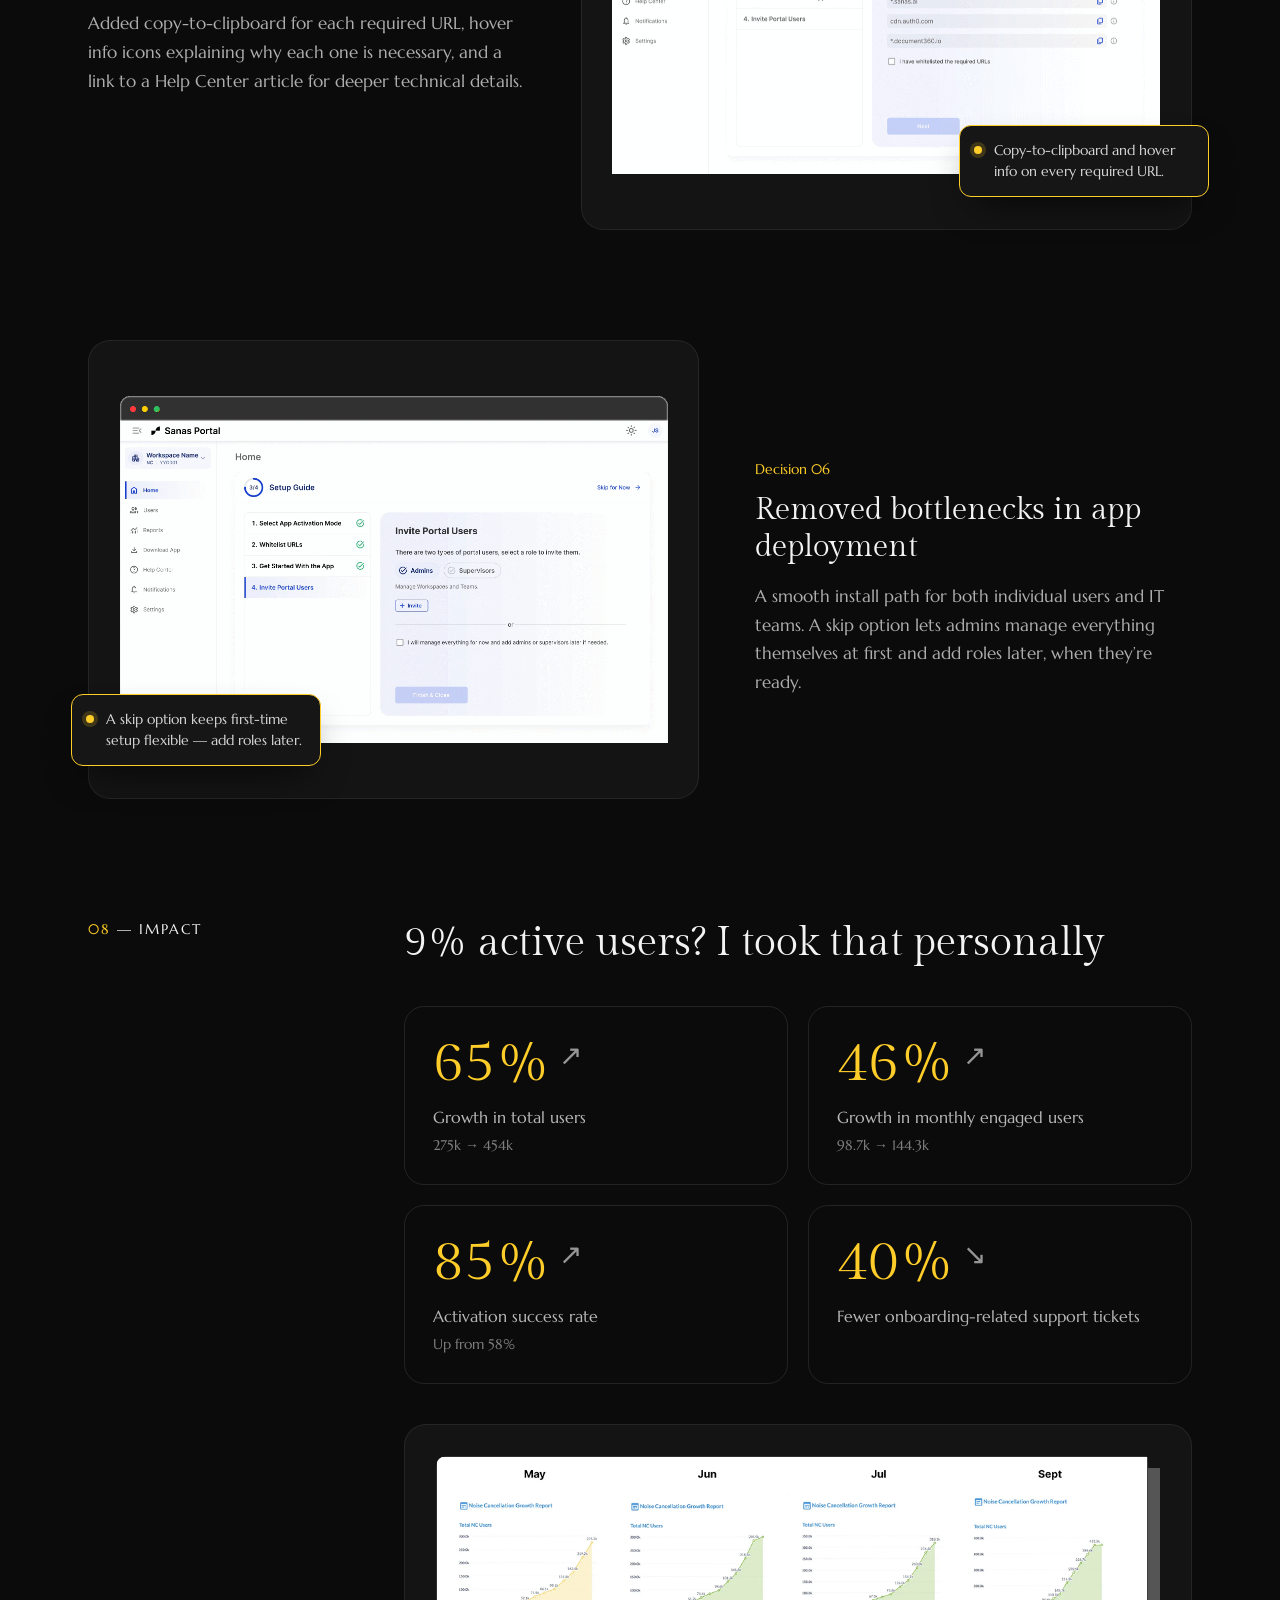
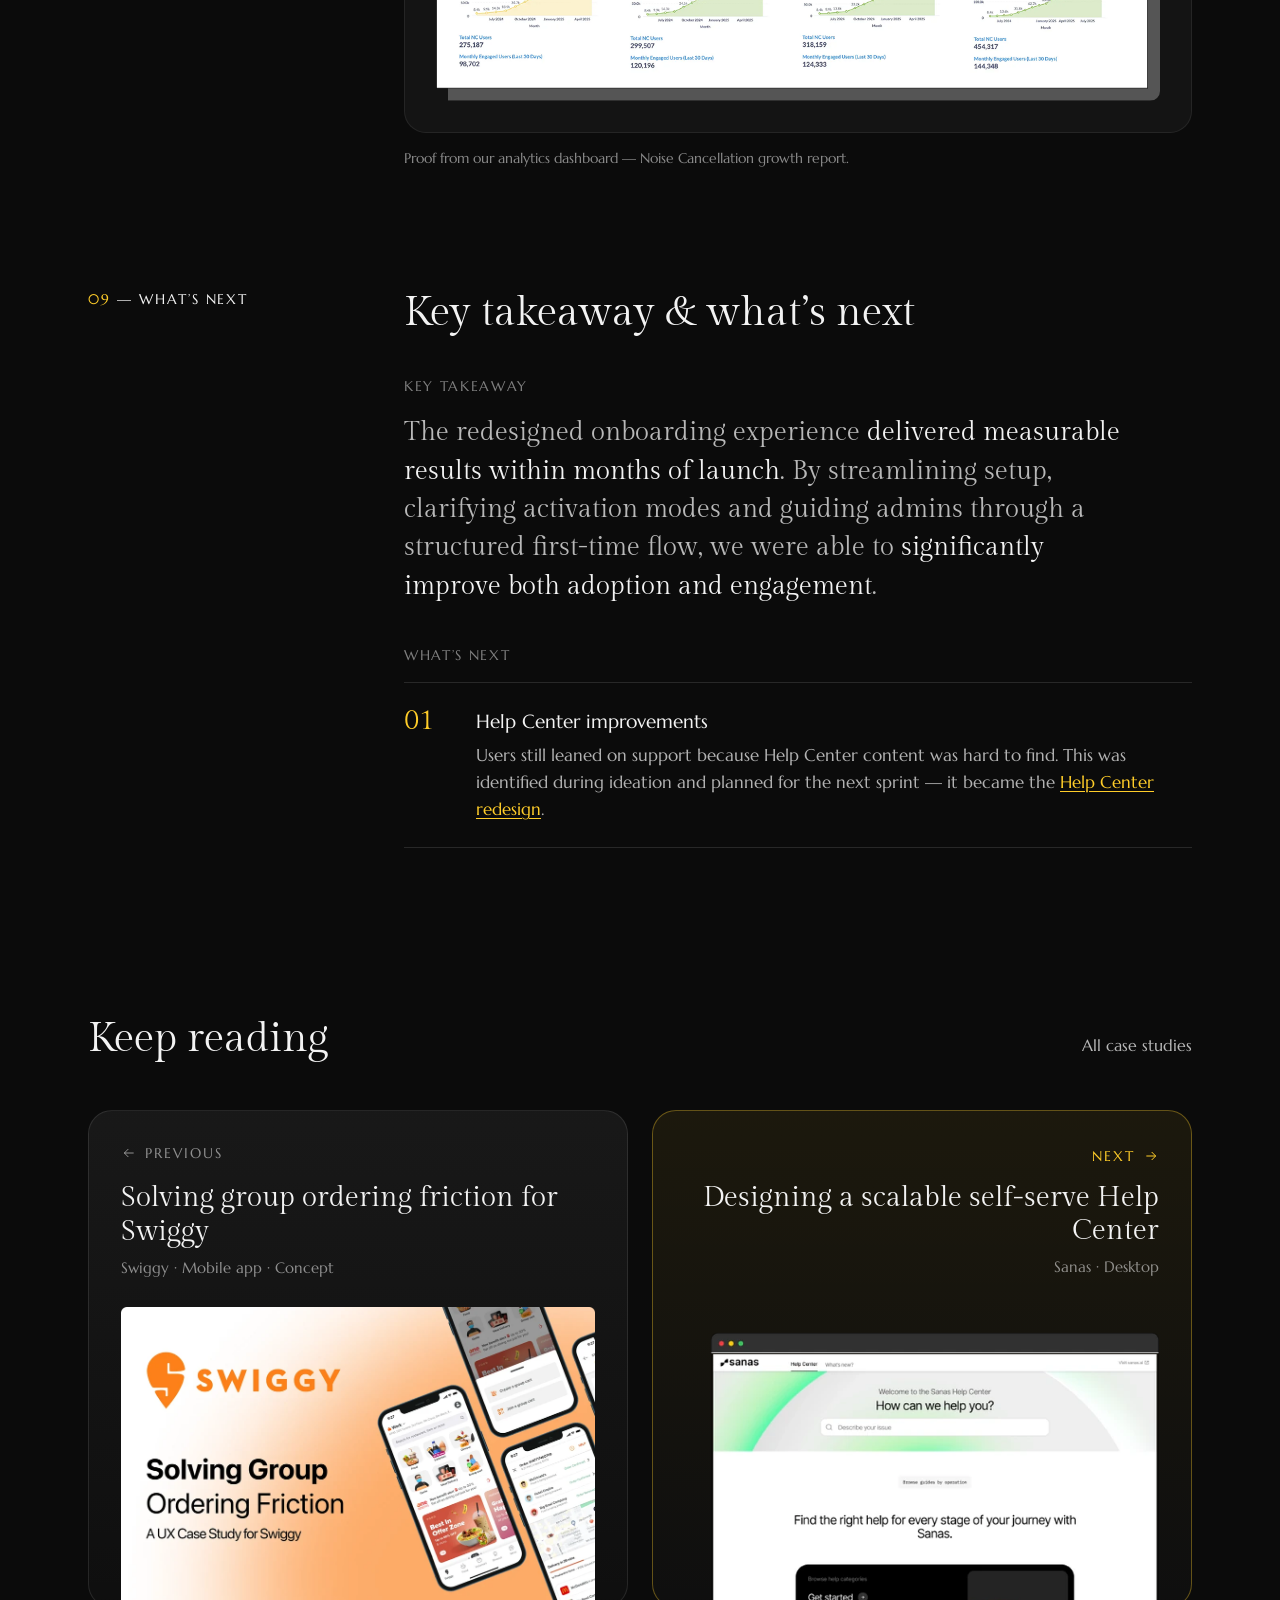
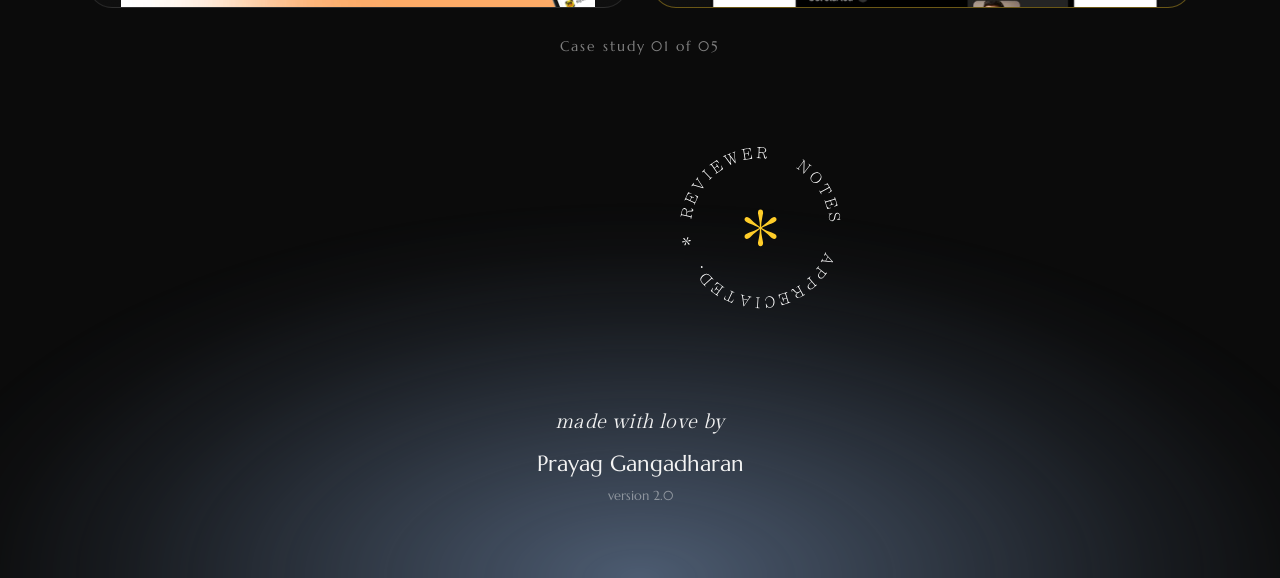
<file: work/sanas-onboarding.html>
<!DOCTYPE html>
<html lang="en">
<head>
  <meta charset="UTF-8">
  <script>document.documentElement.classList.add("js")</script>
  <meta name="viewport" content="width=device-width, initial-scale=1">
  <title>Reducing activation drop-offs in a B2B AI product — Prayag Gangadharan</title>
  <meta name="description" content="Case study by Prayag Gangadharan: Reducing activation drop-offs in a B2B AI product.">
  <meta name="theme-color" content="#0b0b0b">
  <link rel="icon" href="../assets/brand/favicon.svg" type="image/svg+xml">
  <link rel="icon" href="../assets/brand/favicon-32.png" sizes="32x32" type="image/png">
  <link rel="apple-touch-icon" href="../assets/brand/apple-touch-icon.png">
  <link rel="stylesheet" href="../assets/brand/loader.css?v=5">
  <script src="../assets/brand/loader.js?v=6"></script>
  <link rel="preconnect" href="https://fonts.googleapis.com">
  <link rel="preconnect" href="https://fonts.gstatic.com" crossorigin>
  <link rel="stylesheet" href="https://fonts.googleapis.com/css2?family=Gilda+Display&family=Marcellus&display=swap">
  <link rel="stylesheet" href="../styles.css?v=12">
  <link rel="stylesheet" href="case.css?v=12">
</head>
<body>
  <a class="skip-link" href="#case">Skip to content</a>

  <header class="nav" id="top">
    <div class="nav__inner">
      <a class="nav__logo" href="../index.html" aria-label="Prayag Gangadharan, home"><svg viewBox="15 22.5 170 170" aria-hidden="true" focusable="false"><path class="loop" d="M138.3 57.9 A50 50 0 1 0 150 90"/><path class="bar" d="M150 90 H104"/><path class="loop" d="M50 45 V175"/></svg></a>
      <nav class="nav__links" aria-label="Primary">
        <a href="../index.html">Home</a>
        <a href="../index.html#works" class="is-active" aria-current="page">Works</a>
        <a href="../index.html#contact">Contact</a>
      </nav>
      <button class="nav__toggle" aria-expanded="false" aria-controls="mobile-menu" aria-label="Open menu">
        <img class="icon-open" src="../assets/icons/hamburger.svg" alt="" width="24" height="24">
        <img class="icon-close" src="../assets/icons/close.svg" alt="" width="24" height="24">
      </button>
    </div>
    <nav class="nav__menu" id="mobile-menu" aria-label="Mobile">
      <a href="../index.html">Home</a>
      <a href="../index.html#works">Works</a>
      <a href="../index.html#contact">Contact</a>
    </nav>
  </header>

  <!-- The page content is built from data/sanas-onboarding.js by case.js -->
  <main id="case"></main>

  <footer class="footer">
    <div class="footer__glow" aria-hidden="true"></div>
    <p class="footer__love">made with love by</p>
    <p class="footer__name">Prayag Gangadharan</p>
    <p class="footer__version">version 1.9</p>
  </footer>

  <script src="../script.js?v=7" defer></script>
  <script src="../content/site.js?v=mwmhsdnz" defer></script>
  <script src="data/sanas-onboarding.js?v=mwmhsdnz" defer></script>
  <script src="case.js?v=13" defer></script>
  <script src="../analytics.js?v=1" defer></script>
</body>
</html>
</file>
<file: styles.css>
/* ==========================================================
   Prayag Gangadharan — Portfolio
   Fonts: Gilda Display (display / serif), Marcellus (UI / body)
   ========================================================== */

/* Fonts: Gilda Display (display serif) + Marcellus (sans), free from Google Fonts — loaded in index.html */

:root {
  --bg: #0b0b0b;
  --text: #f3f3f3;
  --muted: rgba(243, 243, 243, 0.55);
  --faint: rgba(243, 243, 243, 0.4);
  --line: rgba(243, 243, 243, 0.12);
  --card: rgba(243, 243, 243, 0.04);
  --accent: #ffcd29;

  --serif: "Gilda Display", "Times New Roman", Georgia, serif;
  --sans: "Marcellus", "Optima", "Candara", "Segoe UI", sans-serif;

  --max: 1132px;
  --pad: clamp(20px, 5vw, 48px);
  --display: clamp(30px, 4.9vw, 70px);
  --ease: cubic-bezier(.22, .61, .36, 1);

  /* Brand tokens — from the Prayag Gangadharan design system */
  --label: 14px;          /* type: label */
  --radius-sm: 8px;
  --radius-md: 16px;
  --radius-icon: 24%;
  --radius-pill: 999px;
  --stroke-mark: 14;      /* Loop stroke, 64px+ */
  --stroke-mark-32: 18;   /* Loop stroke at ~32px (nav) */
}

*, *::before, *::after { box-sizing: border-box; }
html { scroll-behavior: smooth; scroll-padding-top: 90px; -webkit-text-size-adjust: 100%; }
body {
  margin: 0;
  background-color: var(--bg);
  color: var(--text);
  font-family: var(--sans);
  font-size: 16px;
  line-height: 1.5;
  -webkit-font-smoothing: antialiased;
  overflow-x: hidden;
  overflow-x: clip;
}
main { overflow-x: clip; }
img { display: block; max-width: 100%; height: auto; }
a { color: inherit; text-decoration: none; }
ul, ol { list-style: none; margin: 0; padding: 0; }
h1, h2, h3, p { margin: 0; font-weight: 400; }
:focus-visible { outline: 2px solid var(--accent); outline-offset: 4px; border-radius: var(--radius-sm); }

.skip-link {
  position: absolute; left: 16px; top: -60px; z-index: 100;
  background: var(--text); color: var(--bg); padding: 8px 14px; border-radius: var(--radius-sm);
}
.skip-link:focus { top: 16px; }

/* ---------- Shared pieces ---------- */
.display {
  font-family: var(--serif);
  font-size: var(--display);
  line-height: 1;
  text-transform: uppercase;
  text-align: center;
  letter-spacing: -0.01em;
}
.display > span { display: block; white-space: nowrap; }
.display .asterisk {
  display: inline-block;
  width: .34em; height: auto;
  vertical-align: top;
  margin: -.02em 0 0 .06em;
  animation: spin 9s linear infinite;
}

.section-title {
  display: flex; align-items: center; gap: 24px;
  max-width: 560px; margin: 0 auto;
  font-family: var(--sans);
  font-size: clamp(24px, 2.6vw, 36px);
  white-space: nowrap;
}
.section-title::before, .section-title::after {
  content: ""; flex: 1; height: 1px;
}
.section-title::before { background: linear-gradient(90deg, transparent, var(--line) 40%, rgba(243,243,243,.3)); }
.section-title::after  { background: linear-gradient(270deg, transparent, var(--line) 40%, rgba(243,243,243,.3)); }

.tags { display: flex; flex-wrap: wrap; gap: 8px; }
.tags li, .tag {
  display: inline-block;
  border: 1px solid rgba(243,243,243,.25);
  border-radius: var(--radius-pill);
  padding: 3px 12px;
  font-size: var(--label);
  color: var(--muted);
}

.pill {
  display: inline-flex; align-items: center; justify-content: center;
  height: 80px; min-width: 246px; padding: 0 40px;
  border-radius: var(--radius-pill);
  font-size: 24px;
  transition: background-color .3s var(--ease), color .3s var(--ease), border-color .3s var(--ease), transform .3s var(--ease);
}
.pill--dark  { background: rgba(243,243,243,.04); border: 1px solid rgba(243,243,243,.1); color: var(--text); }
.pill--light { background: #d9d9d9; border: 1px solid #d9d9d9; color: #111; }
.pill--dark:hover  { background: var(--text); color: #111; }
.pill--light:hover { background: rgba(243,243,243,.04); border-color: rgba(243,243,243,.1); color: var(--text); }

/* ---------- Nav ---------- */
.nav {
  position: fixed; inset: 0 0 auto 0; z-index: 50;
  background: rgba(11,11,11,.55);
  -webkit-backdrop-filter: blur(14px);
          backdrop-filter: blur(14px);
}
.nav__inner {
  max-width: var(--max); margin: 0 auto;
  display: flex; align-items: center; justify-content: space-between;
  height: 76px; padding: 0 var(--pad);
}
.nav__logo { display: inline-flex; align-items: center; line-height: 0; }
.nav__logo svg { width: 36px; height: 36px; display: block; }
.nav__logo .loop { fill: none; stroke: var(--text); stroke-width: var(--stroke-mark-32); stroke-linecap: round; }
.nav__logo .bar { fill: none; stroke: var(--accent); stroke-width: var(--stroke-mark-32); stroke-linecap: round; }
.nav__links { display: flex; gap: 72px; font-size: 19px; }
.nav__links a, .nav__menu a { position: relative; }
.nav__links a::after {
  content: ""; position: absolute; left: 0; right: 0; bottom: -4px; height: 1px;
  background: currentColor; transform: scaleX(0); transform-origin: right;
  transition: transform .35s var(--ease);
}
.nav__links a:hover::after, .nav__links a.is-active::after { transform: scaleX(1); transform-origin: left; }

.nav__toggle {
  display: none;
  background: none; border: 0; padding: 8px; margin-right: -8px; cursor: pointer;
}
.nav__toggle .icon-close { display: none; }
.nav__toggle[aria-expanded="true"] .icon-open { display: none; }
.nav__toggle[aria-expanded="true"] .icon-close { display: block; }

.nav__menu {
  display: none;
  flex-direction: column;
  padding: 4px var(--pad) 16px;
}
.nav__menu a {
  padding: 18px 0; text-align: center; font-size: 18px;
  border-bottom: 1px solid var(--line);
}
.nav__menu a:last-child { border-bottom: 0; }

/* ---------- Hero ---------- */
/* Grid backdrop: hero only, fading softly into the page on every side */
.hero::before {
  content: "";
  position: absolute; z-index: -1; pointer-events: none;
  top: 0; bottom: 0; left: 50%;
  width: 100vw; transform: translateX(-50%);
  background-image:
    linear-gradient(rgba(255,255,255,.05) 1px, transparent 1px),
    linear-gradient(90deg, rgba(255,255,255,.05) 1px, transparent 1px);
  background-size: 40px 40px;
  background-position: center top;
  -webkit-mask-image: radial-gradient(ellipse 55% 52% at 50% 42%, #000 35%, rgba(0,0,0,.4) 65%, transparent 100%);
          mask-image: radial-gradient(ellipse 55% 52% at 50% 42%, #000 35%, rgba(0,0,0,.4) 65%, transparent 100%);
}
.hero {
  position: relative; isolation: isolate;
  max-width: var(--max); margin: 0 auto;
  padding: 140px var(--pad) 120px;
  display: flex; flex-direction: column; align-items: center;
}
.hero__name {
  position: relative; z-index: 2;
  font-family: var(--serif);
  font-size: clamp(40px, 5.8vw, 84px);
  line-height: .95;
  text-transform: uppercase;
  text-align: center;
  color: #fff;
  mix-blend-mode: difference;
  pointer-events: none;
}
.hero__name span { display: block; }
.hero__photo {
  position: relative;
  width: clamp(220px, 27vw, 396px);
  aspect-ratio: 1;
  margin-top: -.55em;
  margin-top: calc(clamp(40px, 5.8vw, 84px) * -.45);
  border-radius: 50%;
  overflow: hidden;
  background: #fff;
}
.hero__photo img { position: absolute; inset: 0; width: 100%; height: 100%; object-fit: cover; }
.hero__photo .photo-color { opacity: 0; transition: opacity .6s var(--ease); }
.hero__photo:hover .photo-color { opacity: 1; }
.hero__role {
  margin-top: 40px;
  font-size: clamp(26px, 2.6vw, 36px);
}

.hero__about {
  margin-top: 96px;
  width: 100%;
  display: grid;
  grid-template-columns: 1fr 1px 1fr;
  gap: 48px;
  align-items: center;
}
.hero__about::before {
  content: ""; grid-column: 2; grid-row: 1; align-self: stretch;
  background: linear-gradient(transparent, rgba(243,243,243,.25), transparent);
}
.hero__bio {
  grid-column: 1; grid-row: 1;
  max-width: 520px; justify-self: end;
  font-family: var(--serif);
  font-size: clamp(18px, 1.6vw, 22px);
  line-height: 1.45;
  text-align: center;
  color: var(--faint);
}
.hero__bio em { font-style: normal; color: var(--text); }
.hero__skills {
  grid-column: 3; grid-row: 1;
  max-width: 420px; justify-self: start;
  display: flex; flex-wrap: wrap; justify-content: center; gap: 10px 8px;
}
.hero__skills li {
  border: 1px solid rgba(243,243,243,.28);
  border-radius: 999px;
  padding: 9px 16px;
  font-size: 15px;
  color: var(--muted);
  transition: color .3s, border-color .3s, background-color .3s;
}
.hero__skills li:hover { color: var(--text); border-color: rgba(243,243,243,.6); background: rgba(243,243,243,.04); }

/* ---------- Staggered display headlines ---------- */
.display--stagger { text-align: left; width: fit-content; max-width: none; margin: 0 auto; }
.display--stagger .l2 { padding-left: 1.6em; }
.display--stagger .l3 { padding-left: 3.4em; }
.display--problems .l2 { padding-left: 1.3em; }
.display--problems .l3 { padding-left: 1.7em; }

.ten { position: relative; display: inline-block; }
.ten img {
  position: absolute; left: 50%; top: 50%;
  width: 1.75em; max-width: none;
  transform: translate(-52%, -54%);
  pointer-events: none;
  /* revealed like a pen stroke: script.js animates --draw from 0deg to 370deg */
  --draw: 370deg;
  -webkit-mask-image: conic-gradient(from 215deg, #000 var(--draw), transparent 0);
          mask-image: conic-gradient(from 215deg, #000 var(--draw), transparent 0);
}
.sparkle {
  display: inline-block; vertical-align: top;
  width: .9em; max-width: none;
  margin: -.25em 0 0 -.3em;
  animation: twinkle 3.2s ease-in-out infinite;
}
.smiley {
  display: inline-block; vertical-align: middle;
  height: .62em; width: auto;
  margin-left: .1em;
  animation: smile 5s var(--ease) infinite;
}

/* ---------- Experience ---------- */
.experience {
  max-width: var(--max); margin: 0 auto;
  padding: 40px var(--pad) 120px;
}
.timeline {
  max-width: 920px; margin: 96px auto 0;
  padding-left: 56px;
}
.timeline__item { position: relative; padding-bottom: 72px; cursor: pointer; }
/* dot */
.timeline__item::before {
  content: ""; position: absolute; left: -56px; top: 14px; z-index: 1;
  width: 13px; height: 13px; border-radius: 50%;
  background: #bdbdbd;
}
/* line segment from this dot down to the next one (none after the last item) */
.timeline__item::after {
  content: ""; position: absolute; left: -50px; top: 20px; bottom: -20px; width: 1px;
  background: rgba(243,243,243,.75);
  transition: opacity .4s var(--ease);
}
.timeline__item:last-child::after { display: none; }
.timeline__item.is-open::after { background: linear-gradient(rgba(243,243,243,.6), rgba(243,243,243,0) 85%); }
.timeline__item--current::before {
  background: var(--accent);
  box-shadow: 0 0 0 0 rgba(255,205,41,.5);
  animation: pulse 2.4s ease-out infinite;
}
.timeline__item h3 { margin: 0; }
.timeline__toggle {
  display: inline-flex; align-items: center; gap: 14px; flex-wrap: wrap;
  padding: 0; border: 0; background: none;
  color: inherit; font: inherit; text-align: left; cursor: pointer;
}
.timeline__company {
  font-size: clamp(24px, 2.4vw, 34px);
  line-height: 1.2;
  background: linear-gradient(currentColor, currentColor) 0 100% / 0 1px no-repeat;
  transition: background-size .45s var(--ease);
}
.timeline__item:hover .timeline__company,
.timeline__item.is-open .timeline__company { background-size: 100% 1px; }
.badge-now {
  flex: none;
  font-size: var(--label); letter-spacing: .08em; text-transform: uppercase;
  color: var(--accent); border: 1px solid rgba(255,205,41,.45); border-radius: var(--radius-pill);
  padding: 2px 10px;
}
.timeline__role {
  margin-top: 8px; font-size: clamp(17px, 1.5vw, 21px); color: var(--muted); letter-spacing: .02em;
  transition: color .35s var(--ease);
}
.timeline__item:hover .timeline__role,
.timeline__item.is-open .timeline__role { color: var(--text); }
.timeline__details {
  height: 0; overflow: hidden; opacity: 0;
  transition: height .5s var(--ease), opacity .45s var(--ease);
}
.timeline__item.is-open .timeline__details { opacity: 1; }
.timeline__details-inner { padding-top: 22px; }
.timeline__details ul { list-style: disc; margin: 0; padding-left: 30px; }
.timeline__details li {
  font-size: 17px; line-height: 1.55; color: rgba(243,243,243,.6);
  padding-left: 2px; margin: 0;
}
.timeline__details li::marker { color: rgba(243,243,243,.6); font-size: .8em; }
.timeline__meta {
  display: flex; justify-content: space-between; gap: 16px;
  margin-top: 34px; font-size: 15px; color: var(--faint); letter-spacing: .04em;
}

/* ---------- Works ---------- */
.works {
  max-width: var(--max); margin: 0 auto;
  padding: 60px var(--pad) 140px;
}
.works .section-title { margin-top: 80px; }
.cards {
  margin-top: 64px;
  display: grid; grid-template-columns: 1fr 1fr; gap: 40px;
  align-items: start;
}
.cards__col { display: grid; gap: 40px; }
.cards__col--offset { padding-top: 64px; }

.card {
  position: relative;
  display: flex; flex-direction: column;
  min-height: 480px;
  padding: 36px 36px 32px;
  border-radius: 28px;
  overflow: hidden;
  background: linear-gradient(180deg, rgba(243,243,243,.07), rgba(243,243,243,.02) 60%);
  border: 1px solid rgba(243,243,243,.1);
  box-shadow: 0 30px 60px -30px rgba(0,0,0,.8);
  transition: transform .5s var(--ease), border-color .5s var(--ease);
}
.card:hover { transform: translateY(-6px); border-color: rgba(243,243,243,.22); }
.card__logo { height: 26px; width: auto; align-self: flex-start; }
.card__logo--text { height: auto; font-family: var(--serif); font-size: 22px; line-height: 26px; }
.card__logo + .card__desc { margin-top: 20px; padding-top: 22px; border-top: 1px solid var(--line); }
.card__desc { font-size: 16px; line-height: 1.5; color: rgba(243,243,243,.85); max-width: 92%; }
.card .tags { margin-top: 26px; max-width: 52%; }
.card__date { margin-top: auto; padding-top: 40px; display: flex; flex-direction: column; gap: 6px; max-width: 45%; }
.card__date span { font-size: 13px; color: var(--faint); }
.card__date strong { font-weight: 400; font-size: 18px; }
.card__shot {
  position: absolute; right: 0; bottom: 0;
  width: 58%; max-width: 360px;
  border-top-left-radius: 10px;
  transition: transform .6s var(--ease);
  transform-origin: bottom right;
}
.card:hover .card__shot { transform: scale(1.04); }

/* ---------- Ideas ---------- */
.ideas {
  max-width: var(--max); margin: 0 auto;
  padding: 40px var(--pad) 140px;
  display: flex; flex-direction: column; align-items: center;
}
.ideas .section-title { margin-top: 80px; width: 100%; }
.articles { width: 100%; max-width: 1000px; margin-top: 56px; }
.articles li + li { border-top: 1px solid var(--line); }
.article {
  display: grid; grid-template-columns: 300px 1fr; gap: 36px; align-items: center;
  padding: 36px 0;
}
.article__thumb { width: 100%; aspect-ratio: 300 / 194; object-fit: cover; border-radius: var(--radius-sm); transition: transform .6s var(--ease); }
.article:hover .article__thumb { transform: scale(1.03); }
.article__title {
  font-size: clamp(22px, 2.3vw, 34px); line-height: 1.25;
  display: inline;
  background: linear-gradient(currentColor, currentColor) 0 100% / 0 1px no-repeat;
  transition: background-size .45s var(--ease);
}
.article:hover .article__title { background-size: 100% 1px; }
.article__desc { margin-top: 14px; font-size: 14px; color: rgba(243,243,243,.8); }
.article__meta { margin-top: 28px; display: flex; justify-content: space-between; align-items: center; font-size: 15px; }
.article__meta .tag { font-size: 11px; padding: 2px 10px; }
.view-all { margin-top: 64px; }

/* ---------- Contact ---------- */
.contact {
  position: relative; z-index: 2;
  max-width: var(--max); margin: 0 auto;
  padding: 40px var(--pad) 60px;
  display: flex; flex-direction: column; align-items: center;
}
.contact__arrow { width: 40px; margin-top: 36px; animation: bob 1.8s ease-in-out infinite; }
.contact__links {
  margin-top: 40px; width: 100%;
  display: flex; align-items: center; justify-content: space-between; gap: 16px;
}
.social { position: relative; width: 80px; height: 80px; flex: none; }
.social img { position: absolute; inset: 0; width: 100%; height: 100%; transition: opacity .3s var(--ease); }
.social .hover { opacity: 0; }
.social:hover .hover, .social:focus-visible .hover { opacity: 1; }

.reviewer {
  position: absolute; z-index: 3; display: block;
  left: calc(50% + 40px); top: calc(100% - 30px);
  width: 162px; height: 162px;
}
.reviewer__ring { width: 100%; height: 100%; animation: spin 18s linear infinite; }
.reviewer__star {
  position: absolute; left: 50%; top: 50%; width: 40px;
  transform: translate(-50%, -50%);
  animation: breathe 2.6s ease-in-out infinite;
}
.reviewer:hover .reviewer__ring { animation-duration: 5s; }

/* Reviewer button on pages without the contact section (case studies) */
.reviewer-dock { position: relative; z-index: 3; max-width: var(--max); margin: 0 auto; height: 0; }
.reviewer-dock .reviewer { top: -30px; }

/* ---------- Footer ---------- */
.footer {
  position: relative; z-index: 1;
  padding: 230px var(--pad) 72px;
  text-align: center;
  overflow: hidden;
}
.footer__glow {
  position: absolute; left: 50%; bottom: -380px;
  width: min(1500px, 150vw); height: 760px;
  transform: translateX(-50%);
  /* Soft radial fade (no blur filter, so no hard edge where the blur gets clipped) */
  -webkit-mask-image: radial-gradient(closest-side, #000 0%, rgba(0,0,0,.6) 35%, rgba(0,0,0,.22) 68%, rgba(0,0,0,.06) 86%, transparent 100%);
          mask-image: radial-gradient(closest-side, #000 0%, rgba(0,0,0,.6) 35%, rgba(0,0,0,.22) 68%, rgba(0,0,0,.06) 86%, transparent 100%);
  opacity: .6;
  background: #7a93b7;
  animation: glow 15s ease-in-out infinite;
  z-index: -1;
  pointer-events: none;
}
.footer__love { font-family: var(--serif); font-style: italic; font-size: 20px; letter-spacing: .02em; }
.footer__name { margin-top: 10px; font-size: 22px; }
.footer__version { margin-top: 6px; font-size: 13px; color: rgba(243,243,243,.45); }

/* ---------- Animations ---------- */
@keyframes spin { to { transform: rotate(360deg); } }
@keyframes bob { 0%,100% { transform: translateY(0); } 50% { transform: translateY(14px); } }
@keyframes twinkle {
  0%,100% { transform: scale(1) rotate(0); opacity: 1; }
  50% { transform: scale(.7) rotate(25deg); opacity: .6; }
}
@keyframes breathe { 0%,100% { transform: translate(-50%,-50%) scale(1) rotate(0); } 50% { transform: translate(-50%,-50%) scale(.75) rotate(30deg); } }
@keyframes smile { 0%,40% { transform: rotate(0); } 50%,90% { transform: rotate(90deg); } 100% { transform: rotate(0); } }
@keyframes pulse { 0% { box-shadow: 0 0 0 0 rgba(255,205,41,.5); } 80%,100% { box-shadow: 0 0 0 12px rgba(255,205,41,0); } }
@keyframes glow {
  0%,100% { background: #7a93b7; }
  20% { background: #a79999; }
  40% { background: #c0a585; }
  60% { background: #97cb91; }
  80% { background: #3dd9b0; }
}

.js .reveal { opacity: 0; transform: translateY(28px); transition: opacity .9s var(--ease), transform .9s var(--ease); }
.js .reveal.is-visible { opacity: 1; transform: none; }

@media (prefers-reduced-motion: reduce) {
  html { scroll-behavior: auto; }
  *, *::before, *::after { animation: none !important; transition: none !important; }
  .js .reveal { opacity: 1; transform: none; }
}

/* ==========================================================
   Tablet  (≤ 1024px)
   ========================================================== */
@media (max-width: 1024px) {
  .nav__links { gap: 48px; }
  .hero__about { grid-template-columns: 1fr; gap: 40px; margin-top: 72px; }
  .hero__about::before { grid-column: 1; grid-row: 2; height: 1px; width: 70%; justify-self: center;
    background: linear-gradient(90deg, transparent, rgba(243,243,243,.3), transparent); }
  .hero__bio { grid-row: 1; justify-self: center; max-width: 620px; }
  .hero__skills { grid-column: 1; grid-row: 3; justify-self: center; max-width: 560px; }

  .cards { grid-template-columns: 1fr; gap: 32px; }
  .cards__col { gap: 32px; }
  .cards__col--offset { padding-top: 0; }
  /* order: onboarding, AI assistant, help center, enphase -> matches tablet design */
  .card { min-height: 520px; }
  .card .tags { max-width: 55%; }

  .article { grid-template-columns: 1fr; gap: 24px; }
  .article__thumb { aspect-ratio: auto; border-radius: var(--radius-sm); }
}

/* ==========================================================
   Mobile  (≤ 640px)
   ========================================================== */
@media (max-width: 640px) {
  :root { --display: clamp(24px, 7.2vw, 34px); }
  .nav__inner { height: 64px; }
  .nav__logo svg { width: 30px; height: 30px; }
  .nav__links { display: none; }
  .nav__toggle { display: block; }
  .nav.is-open { background: rgba(14,14,14,.92); border-bottom: 1px solid var(--line); border-radius: 0 0 16px 16px; }
  .nav.is-open .nav__menu { display: flex; }

  .hero { padding: 110px var(--pad) 80px; }
  .hero__name { font-size: clamp(32px, 10vw, 44px); }
  .hero__photo { width: min(62vw, 250px); margin-top: calc(clamp(32px, 10vw, 44px) * -.4); }
  .hero__role { margin-top: 28px; }
  .hero__about { margin-top: 56px; gap: 32px; }
  .hero__bio { font-size: 17px; }
  .hero__skills li { font-size: 14px; padding: 8px 14px; }

  .display > span { white-space: normal; }
  .display--stagger, .display--problems { text-align: center; width: auto; }
  .display--stagger .l2, .display--stagger .l3,
  .display--problems .l2, .display--problems .l3 { padding-left: 0; }

  .experience { padding-bottom: 80px; }
  .timeline { margin-top: 64px; padding-left: 36px; }
  .timeline__item::before { left: -36px; top: 10px; width: 11px; height: 11px; }
  .timeline__item::after { left: -31px; top: 16px; bottom: -12px; }
  .timeline__item { padding-bottom: 44px; }
  .timeline__company { font-size: 24px; }
  .badge-now { font-size: 10px; padding: 2px 8px; }
  .timeline__details li { font-size: 15px; }
  .timeline__details-inner { padding-top: 18px; }
  .timeline__details ul { padding-left: 22px; }
  .timeline__meta { flex-direction: column; gap: 4px; margin-top: 16px; }

  .works { padding-bottom: 100px; }
  .works .section-title, .ideas .section-title { margin-top: 56px; gap: 16px; }
  .card { min-height: 0; padding: 28px 20px 24px; border-radius: 22px; }
  .card__desc { max-width: none; }
  .card__shot {
    position: static; order: 3;
    width: 100%; max-width: none; margin-top: 24px;
    border-radius: var(--radius-sm); aspect-ratio: 588 / 480; object-fit: cover; object-position: left top;
  }
  .card:hover .card__shot { transform: none; }
  .card .tags { order: 4; max-width: none; margin-top: 24px; }
  .card__date { order: 5; flex-direction: row; justify-content: space-between; align-items: center; max-width: none; padding-top: 24px; }

  .articles { margin-top: 40px; }
  .article { padding: 32px 0; }
  .view-all { margin-top: 48px; background: var(--text); color: #111; height: 64px; min-width: 200px; font-size: 20px; }

  .contact__arrow { width: 32px; }
  .contact__links { display: grid; grid-template-columns: repeat(4, 50px); justify-content: space-between; row-gap: 32px; }
  .contact__links .resume { grid-column: 1 / -1; grid-row: 1; justify-self: center; height: 64px; min-width: 200px; font-size: 20px;
    background: rgba(243,243,243,.04); border-color: rgba(243,243,243,.1); color: var(--text); }
  .social { width: 50px; height: 50px; }
  .reviewer { position: relative; left: auto; right: auto; top: auto; margin: 48px auto 0; width: 120px; height: 120px; }
  .reviewer-dock { height: auto; padding: 24px 0 60px; }
  .reviewer-dock .reviewer { top: auto; margin-top: 0; }
  .footer { padding-top: 120px; }
  .footer__glow { width: 180vw; height: 520px; bottom: -260px; }
  .reviewer__star { width: 30px; }
  .contact { overflow: visible; }
  body { overflow-x: hidden; }
}

/* ---------- Back to top (all pages) ---------- */
.to-top {
  position: fixed; right: clamp(16px, 3vw, 32px); bottom: clamp(16px, 3vw, 32px); z-index: 60;
  width: 56px; height: 56px; padding: 0; border-radius: 50%;
  display: flex; align-items: center; justify-content: center;
  background: rgba(22,22,22,.85); -webkit-backdrop-filter: blur(10px); backdrop-filter: blur(10px);
  border: 1px solid rgba(243,243,243,.14); color: var(--text); cursor: pointer;
  opacity: 0; transform: translateY(16px) scale(.9); pointer-events: none;
  transition: opacity .35s var(--ease), transform .35s var(--ease), background-color .25s, border-color .25s;
}
.to-top.is-visible { opacity: 1; transform: none; pointer-events: auto; }
.to-top:hover { background: var(--text); color: #111; border-color: var(--text); }
.to-top:hover .to-top__arrow { transform: translateY(-3px); }
.to-top__arrow { transition: transform .3s var(--ease); }
.to-top__ring { position: absolute; inset: -1px; width: calc(100% + 2px); height: calc(100% + 2px); transform: rotate(-90deg); pointer-events: none; }
.to-top__ring circle { fill: none; stroke: var(--accent); stroke-width: 2; stroke-linecap: round; transition: stroke-dashoffset .15s linear; }
@media (max-width: 640px) { .to-top { width: 48px; height: 48px; } }
@media (prefers-reduced-motion: reduce) { .to-top, .to-top__arrow { transition: none; } }

/* ---------- Resume request popup ---------- */
.rq { position: fixed; inset: 0; z-index: 200; display: grid; place-items: center; padding: 20px; background: rgba(0,0,0,0); transition: background .25s var(--ease); }
.rq.is-in { background: rgba(0,0,0,.7); }
.rq__panel { position: relative; width: 100%; max-width: 520px; max-height: calc(100vh - 40px); overflow-y: auto; border-radius: 24px; background: #141414; border: 1px solid rgba(243,243,243,.14); box-shadow: 0 30px 80px rgba(0,0,0,.6); opacity: 0; transform: translateY(16px) scale(.98); transition: opacity .25s var(--ease), transform .25s var(--ease); }
.rq.is-in .rq__panel { opacity: 1; transform: none; }
.rq__body { padding: 40px; display: flex; flex-direction: column; gap: 14px; }
.rq__close { position: absolute; top: 14px; right: 14px; width: 40px; height: 40px; border-radius: 50%; border: 1px solid rgba(243,243,243,.18); background: none; color: var(--text); font-size: 22px; line-height: 1; cursor: pointer; }
.rq__close:hover { border-color: rgba(243,243,243,.45); }
.rq__eyebrow { margin: 0; font-size: var(--label); letter-spacing: .14em; text-transform: uppercase; color: var(--accent); }
.rq__title { margin: 0; font-family: var(--serif); font-weight: 400; font-size: 34px; line-height: 1.15; }
.rq__lead { margin: 0; line-height: 1.6; color: rgba(243,243,243,.72); }
.rq__lead b { font-weight: 400; color: var(--text); }
.rq__form { display: flex; flex-direction: column; gap: 14px; margin-top: 8px; }
.rq__field { display: flex; flex-direction: column; gap: 8px; font-size: var(--label); letter-spacing: .08em; text-transform: uppercase; color: rgba(243,243,243,.6); }
.rq__field em { font-style: normal; text-transform: none; letter-spacing: 0; color: rgba(243,243,243,.4); }
.rq__field input, .rq__field textarea { font: inherit; font-size: 16px; letter-spacing: 0; text-transform: none; color: var(--text); background: #0e0e0e; border: 1px solid rgba(243,243,243,.2); border-radius: 12px; padding: 13px 14px; outline: none; transition: border-color .2s; resize: vertical; }
.rq__field input:focus, .rq__field textarea:focus { border-color: var(--accent); }
.rq__hp { position: absolute; left: -9999px; width: 1px; height: 1px; overflow: hidden; }
.rq__error { margin: 0; font-size: 14px; color: #ff7a7e; }
.rq__send { align-self: flex-start; margin-top: 6px; height: 52px; padding: 0 28px; font-size: 16px; cursor: pointer; }
.rq-dl__acts .pill { height: 52px; padding: 0 26px; font-size: 16px; }
.rq__send[disabled] { opacity: .6; cursor: default; }
.rq__small { margin: 0; font-size: 12px; color: rgba(243,243,243,.45); }
.rq__done { width: 56px; height: 56px; border-radius: 50%; display: grid; place-items: center; font-size: 26px; color: #111; background: var(--accent); }
html.rq-open { overflow: hidden; }
@media (max-width: 560px) { .rq { align-items: end; padding: 0; } .rq__panel { max-width: none; border-radius: 24px 24px 0 0; max-height: 92vh; } .rq__body { padding: 32px 22px 28px; } .rq__title { font-size: 28px; } }

/* ---------- Private resume download page ---------- */
.rq-page { min-height: 100vh; position: relative; overflow: hidden; }
.rq-dl { min-height: 100vh; display: flex; flex-direction: column; align-items: center; justify-content: center; gap: 40px; padding: 40px 20px; position: relative; z-index: 1; }
.rq-dl .nav__logo { position: absolute; top: 28px; left: 50%; transform: translateX(-50%); }
.rq-dl__card { width: 100%; max-width: 560px; padding: 44px; border-radius: 28px; border: 1px solid rgba(243,243,243,.14); background: rgba(14,14,14,.75); -webkit-backdrop-filter: blur(16px); backdrop-filter: blur(16px); display: flex; flex-direction: column; gap: 16px; text-align: center; align-items: center; }
.rq-dl__acts { display: flex; gap: 12px; flex-wrap: wrap; justify-content: center; margin-top: 8px; }
.rq-page .footer__glow { position: fixed; z-index: 0; }
</file>
<file: work/case.css>
/* ==========================================================
   Case study pages — shared styles
   Uses the portfolio's tokens from ../styles.css
   ========================================================== */

.case { max-width: 1200px; margin: 0 auto; padding: 0 var(--pad); }
.case p { margin: 0; }
.case strong { font-weight: 400; color: var(--text); }
.inline-link { color: var(--accent); text-decoration: underline; text-underline-offset: 3px; text-decoration-thickness: 1px; }
.inline-link:hover { color: var(--text); }

/* ---------- Hero ---------- */
.cs-hero { padding: 120px 0 0; }
.cs-crumb { font-size: 15px; color: rgba(243,243,243,.55); }
.cs-crumb a { color: rgba(243,243,243,.75); }
.cs-crumb a:hover { color: var(--text); }
.cs-brand { margin-top: 40px; display: flex; align-items: center; gap: 16px; flex-wrap: wrap; }
.cs-brand img { height: 24px; width: auto; }
.cs-brand .sep { width: 1px; height: 20px; background: rgba(243,243,243,.25); }
.cs-eyebrow { font-size: 14px; letter-spacing: .14em; text-transform: uppercase; color: rgba(243,243,243,.6); }
.cs-lock { display: inline-flex; align-items: center; gap: 6px; font-size: var(--label); letter-spacing: .1em; text-transform: uppercase;
  padding: 4px 10px; border-radius: 999px; border: 1px solid rgba(255,205,41,.5); color: var(--accent); }
.cs-title { margin: 32px 0 0; font-family: var(--serif); font-weight: 400; font-size: clamp(38px, 6vw, 84px); line-height: 1.04; text-transform: uppercase; max-width: 1000px; }
.cs-summary { margin-top: 28px !important; font-size: clamp(18px, 1.6vw, 21px); line-height: 1.55; color: rgba(243,243,243,.72); max-width: 720px; }
.cs-meta { margin: 56px 0 0; padding: 28px 0; display: grid; grid-template-columns: repeat(4, minmax(0,1fr)); gap: 20px;
  border-top: 1px solid rgba(243,243,243,.12); border-bottom: 1px solid rgba(243,243,243,.12); }
.cs-meta dt { font-size: var(--label); letter-spacing: .12em; text-transform: uppercase; color: rgba(243,243,243,.5); }
.cs-meta dd { margin: 8px 0 0; font-size: 18px; }
.cs-cover { margin-top: 56px; border-radius: 28px; overflow: hidden; border: 1px solid rgba(243,243,243,.1);
  background: linear-gradient(180deg, rgba(243,243,243,.06), rgba(243,243,243,.02)); padding: clamp(20px, 4vw, 56px) clamp(20px, 4vw, 56px) 0; }
.cs-cover .media { border-radius: 12px 12px 0 0; }

/* ---------- Chapter bar: centred, sticky under the site header on every case study ---------- */
.cs-chapters { position: sticky; top: 76px; z-index: 40; margin-top: 72px; padding: 12px 0;
  background: rgba(11,11,11,.78); -webkit-backdrop-filter: blur(14px); backdrop-filter: blur(14px);
  /* extend the background edge to edge without widening the layout */
  box-shadow: 0 0 0 100vmax rgba(11,11,11,.78); clip-path: inset(0 -100vmax);
  transition: border-color .3s; border-bottom: 1px solid transparent; }
.cs-chapters.is-stuck { border-bottom-color: rgba(243,243,243,.08); }
.cs-chapters ol { display: flex; gap: 8px; width: max-content; max-width: 100%; margin: 0 auto;
  overflow-x: auto; scrollbar-width: none; scroll-behavior: smooth; }
.cs-chapters ol::-webkit-scrollbar { display: none; }
.cs-chapters a { flex: none; display: inline-block; font-size: 14px; padding: 8px 14px; border-radius: 999px;
  border: 1px solid rgba(243,243,243,.18); color: rgba(243,243,243,.7); transition: background-color .25s, color .25s, border-color .25s; }
.cs-chapters a:hover { background: rgba(243,243,243,.08); color: var(--text); border-color: rgba(243,243,243,.45); }
.cs-chapters a.is-active { border-color: var(--accent); color: var(--accent); }

/* ---------- Chapters ---------- */
.chap { display: grid; grid-template-columns: 260px minmax(0,1fr); gap: 56px; padding-top: 120px; scroll-margin-top: 150px; }
.chap-label { font-size: 14px; letter-spacing: .14em; text-transform: uppercase; }
.chap-label span { color: var(--accent); }
.chap h2 { margin: 0; font-family: var(--serif); font-weight: 400; font-size: clamp(30px, 3.2vw, 44px); line-height: 1.15; }
.chap .lead { margin-top: 24px !important; font-size: 19px; line-height: 1.7; color: rgba(243,243,243,.72); max-width: 720px; }
.chap .lead.takeaway { margin-top: 0 !important; font-family: var(--serif); font-size: clamp(22px, 2vw, 28px); line-height: 1.5; color: rgba(243,243,243,.75); }
.chap .lead + .lead { margin-top: 16px !important; }
.block { margin-top: 40px; }
.block-title { font-size: var(--label); letter-spacing: .12em; text-transform: uppercase; color: rgba(243,243,243,.5); margin-bottom: 16px !important; }

.grid3 { display: grid; grid-template-columns: repeat(3, minmax(0,1fr)); gap: 20px; }
.grid2 { display: grid; grid-template-columns: repeat(2, minmax(0,1fr)); gap: 20px; }
.cs-card { padding: 26px; border-radius: 20px; border: 1px solid rgba(243,243,243,.1); background: rgba(243,243,243,.03);
  transition: transform .45s cubic-bezier(.22,.61,.36,1), border-color .35s, box-shadow .45s; }
.cs-card:hover { transform: translateY(-6px); border-color: rgba(243,243,243,.28); box-shadow: 0 24px 48px -28px rgba(0,0,0,.9); }
.cs-card .k { font-size: var(--label); letter-spacing: .12em; text-transform: uppercase; color: rgba(243,243,243,.5); }
.cs-card .n { font-family: var(--serif); font-size: 34px; line-height: 1; color: var(--accent); }
.cs-card h3 { margin: 0; font-size: 19px; font-weight: 400; }
.cs-card p { margin-top: 12px !important; font-size: 16px; line-height: 1.6; color: rgba(243,243,243,.8); }
.cs-card.accent { border-color: rgba(255,205,41,.35); background: rgba(255,205,41,.05); }
.cs-card.accent .k { color: var(--accent); }

/* Process steps */
.steps { margin-top: 48px; display: grid; grid-template-columns: repeat(var(--n, 5), minmax(0,1fr)); gap: 16px; }
.steps li { border-top: 1px solid rgba(243,243,243,.25); padding-top: 19px; transition: border-color .3s; }
.steps li:first-child { border-top: 2px solid var(--accent); padding-top: 18px; }
.steps li:hover { border-top-color: var(--accent); }
.steps .i { font-size: 13px; color: rgba(243,243,243,.5); }
.steps li:first-child .i { color: var(--accent); }
.steps .t { margin-top: 6px !important; font-size: 20px; transition: color .3s; }
.steps li:hover .t { color: var(--accent); }
.steps .d { margin-top: 6px !important; font-size: 13px; color: rgba(243,243,243,.45); }
.steps ul { margin-top: 10px; }
.steps ul li { border: 0 !important; padding: 0 !important; font-size: 15px; line-height: 1.6; color: rgba(243,243,243,.6); }

/* Lists */
.bullets li { position: relative; padding-left: 22px; margin-bottom: 10px; font-size: 17px; line-height: 1.6; color: rgba(243,243,243,.78); }
.bullets li::before { content: ""; position: absolute; left: 0; top: .78em; width: 8px; height: 1px; background: var(--accent); }

/* Funnel (rendered from data) */
.funnel { padding: 28px; border-radius: 20px; border: 1px solid rgba(243,243,243,.1); background: rgba(243,243,243,.03); }
.funnel-row { display: grid; grid-template-columns: 200px minmax(0,1fr) 72px; gap: 16px; align-items: center; padding: 8px 0; font-size: 15px; color: rgba(243,243,243,.75); }
.funnel-bar { height: 14px; border-radius: 999px; background: rgba(243,243,243,.08); overflow: hidden; }
.funnel-bar span { display: block; height: 100%; border-radius: inherit; background: linear-gradient(90deg, rgba(255,205,41,.9), rgba(255,205,41,.55));
  transform-origin: left; transform: scaleX(0); transition: transform 1.2s cubic-bezier(.22,.61,.36,1); }
.funnel.is-visible .funnel-bar span { transform: scaleX(var(--w)); }
.funnel-row b { font-weight: 400; color: var(--text); text-align: right; }
.funnel-row.last b { color: var(--accent); }

/* Quotes */
.quotes { display: grid; grid-template-columns: repeat(2, minmax(0,1fr)); gap: 16px; }
.quote { padding: 24px; border-radius: 18px; background: rgba(243,243,243,.04); font-size: 17px; line-height: 1.6; color: rgba(243,243,243,.8); }
.quote::before { content: "“"; display: block; font-family: var(--serif); font-size: 44px; line-height: .6; color: var(--accent); margin-bottom: 10px; }
.quote mark { background: rgba(255,205,41,.18); color: var(--text); padding: 0 3px; border-radius: 3px; }

/* Table */
.table-wrap { overflow-x: auto; border-radius: 18px; border: 1px solid rgba(243,243,243,.1); }
.table { width: 100%; border-collapse: collapse; font-size: 15px; min-width: 620px; }
.table th { text-align: left; font-weight: 400; font-size: var(--label); letter-spacing: .12em; text-transform: uppercase; color: rgba(243,243,243,.5);
  padding: 16px 18px; border-bottom: 1px solid rgba(243,243,243,.12); }
.table td { padding: 16px 18px; vertical-align: top; line-height: 1.55; color: rgba(243,243,243,.78); border-bottom: 1px solid rgba(243,243,243,.07); }
.table tr:last-child td { border-bottom: 0; }
.table td:first-child { color: var(--text); }

/* Persona */
.persona { display: grid; grid-template-columns: 180px minmax(0,1fr); gap: 32px; padding: 28px; border-radius: 20px; border: 1px solid rgba(243,243,243,.1); background: rgba(243,243,243,.03); }
.persona + .persona { margin-top: 0; }
.block + .block .persona { }
.persona .who { font-family: var(--serif); font-size: 30px; }
.persona .role { margin-top: 6px !important; font-size: 14px; color: rgba(243,243,243,.55); }
.persona-bio { font-size: 17px; line-height: 1.65; color: rgba(243,243,243,.8); }
.persona-cols { margin-top: 24px; display: grid; grid-template-columns: repeat(3, minmax(0,1fr)); gap: 24px; }
.persona-cols .bullets li { font-size: 15px; }
@media (max-width: 1024px) { .persona-cols { grid-template-columns: 1fr; gap: 8px; } }

/* Story (task flow) */
.story { counter-reset: s; display: grid; grid-template-columns: repeat(2, minmax(0,1fr)); gap: 16px; }
.story li { counter-increment: s; padding: 24px; border-radius: 18px; background: rgba(243,243,243,.04); }
.story li::before { content: counter(s, decimal-leading-zero); font-size: 13px; color: var(--accent); }
.story h3 { margin: 8px 0 0; font-size: 17px; font-weight: 400; }
.story p { margin-top: 8px !important; font-size: 15px; line-height: 1.6; color: rgba(243,243,243,.7); }

/* ---------- Media + screenshot placeholders ---------- */
.figure { margin: 0; }
.figure + .figure { margin-top: 24px; }
.grid2 > .figure, .grid3 > .figure { margin-top: 0; }
.media-frame { border-radius: 22px; padding: clamp(14px, 2.4vw, 32px); background: rgba(243,243,243,.04); border: 1px solid rgba(243,243,243,.08); overflow: hidden; }
.media { display: block; width: 100%; border-radius: 10px; transition: transform .8s cubic-bezier(.22,.61,.36,1); }
.media-frame:hover .media { transform: scale(1.02); }
.figure figcaption { margin-top: 14px; font-size: 14px; line-height: 1.6; color: rgba(243,243,243,.55); }
.ph { display: flex; flex-direction: column; align-items: center; justify-content: center; gap: 8px; text-align: center;
  aspect-ratio: var(--ar, 16 / 10); border-radius: 12px; border: 1px dashed rgba(255,205,41,.45);
  background: repeating-linear-gradient(-45deg, rgba(255,205,41,.035) 0 12px, transparent 12px 24px); color: rgba(243,243,243,.7); padding: 20px; }
.ph b { font-weight: 400; font-size: var(--label); letter-spacing: .12em; text-transform: uppercase; color: var(--accent); }
.ph span { font-size: 15px; }
.ph code { font-size: 13px; color: rgba(243,243,243,.55); word-break: break-all; }

/* ---------- Problem statement with collaborator cursors ---------- */
.prob { margin-top: 140px; padding: 110px 0 120px; border-top: 1px solid rgba(243,243,243,.1); border-bottom: 1px solid rgba(243,243,243,.1); scroll-margin-top: 150px; }
.prob .chap-label { text-align: center; }
.stmt { margin: 64px auto 0 !important; max-width: 1000px; text-align: center; font-family: var(--serif); font-size: clamp(24px, 3.2vw, 44px); line-height: 1.75; color: rgba(243,243,243,.42); }
.sel { border-radius: 3px; padding: 0 3px; -webkit-box-decoration-break: clone; box-decoration-break: clone; transition: color .5s, background-color .5s, box-shadow .5s; }
.prob.in .sel { color: var(--text); }
.prob.in .sel.who  { background: rgba(243,243,243,.14); box-shadow: inset 0 0 0 1px rgba(243,243,243,.35); }
.prob.in .sel.what { background: rgba(255,205,41,.20);  box-shadow: inset 0 0 0 1px rgba(255,205,41,.55); }
.prob.in .sel.how  { background: rgba(243,243,243,.06); box-shadow: inset 0 0 0 1px rgba(243,243,243,.45); }
.prob.in .sel.why  { background: rgba(255,205,41,.20);  box-shadow: inset 0 0 0 1px rgba(255,205,41,.55); }
.anchor { position: relative; display: inline-block; width: 0; height: 1em; vertical-align: baseline; }
.cur { position: absolute; left: -3px; top: .15em; pointer-events: none; white-space: nowrap; line-height: 1; font-family: var(--sans); opacity: 0; will-change: transform, opacity; }
.wand { position: relative; display: inline-flex; align-items: flex-start; }
.cur svg { transform-origin: 2px 2px; }
.ctag { margin: 15px 0 0 -3px; padding: 5px 10px; border-radius: 3px 10px 10px 10px; font-size: 13px; opacity: 0; transform: scale(.6); transform-origin: 0 0; }
.cur.who .ctag  { background: #f3f3f3; color: #0b0b0b; }
.cur.what .ctag, .cur.why .ctag { background: var(--accent); color: #0b0b0b; }
.cur.how .ctag  { background: #0b0b0b; color: #f3f3f3; border: 1px solid rgba(243,243,243,.7); padding: 4px 9px; }
.ripple { position: absolute; left: -6px; top: -6px; width: 14px; height: 14px; border-radius: 50%; border: 1.5px solid currentColor; opacity: 0; }
.cur.who .ripple, .cur.how .ripple { color: #f3f3f3; }
.cur.what .ripple, .cur.why .ripple { color: var(--accent); }
/* entrance from off-screen, one by one (delay set inline per cursor) */
.cur.e1 { transform: translate(-62vw, -120px) rotate(-8deg); }
.cur.e2 { transform: translate(48vw, -260px) rotate(6deg); }
.cur.e3 { transform: translate(-30vw, 320px) rotate(-4deg); }
.cur.e4 { transform: translate(55vw, 260px) rotate(5deg); }
.prob.in .cur { animation: cs-enter 1.6s cubic-bezier(.18,.72,.22,1) forwards; animation-delay: var(--d); }
.prob.in .ctag { animation: cs-tag .35s cubic-bezier(.3,1.4,.5,1) forwards; animation-delay: calc(var(--d) + 1.4s); }
.prob.in .sel { transition-delay: calc(var(--d) + 1.35s); }
.prob.in .wand { animation: var(--idle) var(--idur) ease-in-out infinite; animation-delay: calc(var(--d) + 1.65s); }
.prob.in .cur svg { animation: cs-press var(--idur) infinite; animation-delay: calc(var(--d) + 1.65s); }
.prob.in .ripple { animation: cs-ripple var(--idur) infinite; animation-delay: calc(var(--d) + 1.65s); }
@keyframes cs-enter { 0% { opacity: 0 } 12% { opacity: 1 } 78% { transform: translate(4px,3px) rotate(0) } 90% { transform: translate(-1px,-1px) } 100% { opacity: 1; transform: none } }
@keyframes cs-tag { to { opacity: 1; transform: scale(1) } }
@keyframes cs-press { 0%, 14%, 17%, 100% { transform: scale(1) } 15.5% { transform: scale(.8) } }
@keyframes cs-ripple { 0%, 15% { opacity: 0; transform: scale(.4) } 15.6% { opacity: .9; transform: scale(.6) } 23%, 100% { opacity: 0; transform: scale(2.4) } }
@keyframes cs-idle1 { 0%,100% { transform: none } 10% { transform: translate(4px,2px) } 18% { transform: translate(5px,3px) } 34% { transform: translate(-3px,6px) } 42% { transform: translate(-3px,5px) } 60% { transform: translate(6px,-2px) } 76% { transform: translate(1px,1px) } }
@keyframes cs-idle2 { 0%,100% { transform: none } 12% { transform: translate(-5px,4px) } 22% { transform: translate(-6px,4px) } 40% { transform: translate(3px,7px) } 48% { transform: translate(3px,6px) } 66% { transform: translate(7px,1px) } 82% { transform: translate(1px,-1px) } }
@keyframes cs-idle3 { 0%,100% { transform: none } 15% { transform: translate(6px,3px) } 25% { transform: translate(6px,4px) } 44% { transform: translate(-4px,2px) } 54% { transform: translate(-4px,3px) } 72% { transform: translate(2px,6px) } }
@keyframes cs-idle4 { 0%,100% { transform: none } 10% { transform: translate(-6px,3px) } 20% { transform: translate(-6px,4px) } 36% { transform: translate(4px,7px) } 44% { transform: translate(4px,6px) } 62% { transform: translate(8px,-1px) } 78% { transform: translate(2px,2px) } }

/* ---------- Solution decisions ----------
   Every screen sits in the same 4:3 frame; rows alternate text → image, image → text.
   Each screen carries an annotation callout overlapping its frame. */
.decision { display: grid; grid-template-columns: minmax(0,5fr) minmax(0,7fr); gap: 56px; align-items: center; margin-top: 110px; }
.decision.flip { grid-template-columns: minmax(0,7fr) minmax(0,5fr); }
.decision .k { font-size: 14px; color: var(--accent); }
.decision h3 { margin: 10px 0 0; font-family: var(--serif); font-weight: 400; font-size: clamp(26px, 2.4vw, 32px); line-height: 1.2; }
.decision p { margin-top: 16px !important; font-size: 17px; line-height: 1.7; color: rgba(243,243,243,.7); }
.shot { position: relative; aspect-ratio: 4 / 3; border-radius: 22px; padding: clamp(16px, 2.4vw, 32px);
  background: rgba(243,243,243,.04); border: 1px solid rgba(243,243,243,.08); }
.shot > .media { width: 100%; height: 100%; object-fit: contain; border-radius: 10px; transition: transform .8s cubic-bezier(.22,.61,.36,1); }
.shot:hover > .media { transform: scale(1.02); }
.shot > .ph { width: 100%; height: 100%; aspect-ratio: auto; }
.callout { position: absolute; right: -18px; bottom: 32px; z-index: 2; max-width: 250px; margin: 0 !important;
  padding: 14px 16px 14px 34px; border-radius: 12px; background: #161616; border: 1px solid var(--accent);
  box-shadow: 0 18px 40px -18px rgba(0,0,0,.9); font-size: 14px !important; line-height: 1.5 !important; color: rgba(243,243,243,.88) !important;
  animation: cs-float 7s ease-in-out infinite; will-change: transform; }
.decision.flip .callout { right: auto; left: -18px; }
.callout-dot { position: absolute; left: 14px; top: 20px; width: 8px; height: 8px; border-radius: 50%; background: var(--accent); box-shadow: 0 0 0 4px rgba(255,205,41,.18); }
.shot-caption { margin-top: 14px !important; font-size: 14px !important; color: rgba(243,243,243,.5) !important; }
/* a slow, slightly irregular drift so the annotation feels alive */
@keyframes cs-float {
  0%, 100% { transform: translate(0, 0) rotate(0deg); }
  22% { transform: translate(-4px, -7px) rotate(-.6deg); }
  48% { transform: translate(3px, -12px) rotate(.4deg); }
  74% { transform: translate(5px, -4px) rotate(.8deg); } }
.callout-dot { animation: cs-pulse 2.4s ease-out infinite; }
@keyframes cs-pulse { 0% { box-shadow: 0 0 0 0 rgba(255,205,41,.45); } 80%, 100% { box-shadow: 0 0 0 8px rgba(255,205,41,0); } }
.shot:hover .callout { animation-play-state: paused; border-color: #fff; }
/* logos */
.cs-logo { display: block; height: 40px; width: auto; max-width: 140px; object-fit: contain; margin-bottom: 18px; }
.cs-brand .cs-logo { height: 26px; margin: 0; }
.logo-ph { display: inline-flex; align-items: center; gap: 8px; height: 40px; padding: 0 12px; margin-bottom: 18px; border-radius: 10px;
  border: 1px dashed rgba(255,205,41,.5); background: rgba(255,205,41,.04); font-size: 12px; color: rgba(243,243,243,.65); cursor: help; }
.logo-ph b { font-weight: 400; letter-spacing: .12em; text-transform: uppercase; color: var(--accent); }
.cs-brand .logo-ph { margin: 0; height: 32px; }
.persona-photo { width: 120px; margin-bottom: 16px; }
.persona-photo .media { border-radius: 16px; aspect-ratio: 1; object-fit: cover; }
.persona-photo .ph { aspect-ratio: 1; padding: 10px; gap: 4px; }
.persona-photo .ph span { font-size: 11px; }
.persona-photo .ph code { display: none; }

/* ---------- Impact ---------- */
.metric { padding: 28px; border-radius: 20px; border: 1px solid rgba(243,243,243,.1); transition: border-color .35s, background-color .35s; }
.metric:hover { border-color: rgba(255,205,41,.5); background: rgba(255,205,41,.04); }
.metric .v { font-family: var(--serif); font-size: clamp(42px, 4.4vw, 56px); line-height: 1; color: var(--accent); }
.metric .trend { margin-left: 8px; font-family: var(--sans); font-size: .5em; vertical-align: .55em; color: rgba(243,243,243,.6); }
.metric .l { margin-top: 14px !important; font-size: 16px; line-height: 1.5; color: rgba(243,243,243,.75); }
.metric .s { margin-top: 6px !important; font-size: 14px; line-height: 1.5; color: rgba(243,243,243,.5); }

/* What's next */
.next-steps { counter-reset: n; }
.next-steps li { display: grid; grid-template-columns: 56px minmax(0,1fr); gap: 16px; padding: 24px 0; border-top: 1px solid rgba(243,243,243,.12);
  transition: padding-left .35s cubic-bezier(.22,.61,.36,1); }
.next-steps li:last-child { border-bottom: 1px solid rgba(243,243,243,.12); }
.next-steps li:hover { padding-left: 12px; }
.next-steps .nx { font-family: var(--serif); font-size: 28px; line-height: 1; color: var(--accent); }
.next-steps h3 { margin: 0 0 6px; font-size: 19px; font-weight: 400; }
.next-steps p { font-size: 17px; line-height: 1.6; color: rgba(243,243,243,.72); }

/* Learnings */
.rows li { padding: 22px 0; border-top: 1px solid rgba(243,243,243,.12); font-size: 18px; line-height: 1.6; color: rgba(243,243,243,.8); transition: padding-left .35s cubic-bezier(.22,.61,.36,1), color .3s; }
.rows li:last-child { border-bottom: 1px solid rgba(243,243,243,.12); }
.rows li:hover { padding-left: 14px; color: var(--text); }

/* ---------- Confidential ---------- */
.locked { margin-top: 56px; position: relative; border-radius: 28px; overflow: hidden; border: 1px solid rgba(243,243,243,.1); min-height: 460px; display: flex; align-items: center; justify-content: center; }
.locked > img { position: absolute; inset: 0; width: 100%; height: 100%; object-fit: cover; filter: blur(22px) brightness(.45); transform: scale(1.1); }
.locked-card { position: relative; max-width: 520px; margin: 48px 20px; padding: 40px; border-radius: 22px; background: rgba(11,11,11,.82); border: 1px solid rgba(243,243,243,.14); text-align: center; }
.locked-icon { width: 56px; height: 56px; margin: 0 auto; border-radius: 50%; border: 1px solid rgba(255,205,41,.5); display: flex; align-items: center; justify-content: center; color: var(--accent); }
.locked-card h2 { margin: 22px 0 0; font-family: var(--serif); font-weight: 400; font-size: 32px; line-height: 1.2; }
.locked-card p { margin-top: 14px !important; font-size: 17px; line-height: 1.6; color: rgba(243,243,243,.72); }
.locked-card .pill { margin-top: 28px; height: 60px; min-width: 0; font-size: 18px; }

/* ---------- Keep reading (previous / next) ---------- */
.more { padding: 160px 0 120px; }
.more-head { display: flex; align-items: baseline; justify-content: space-between; gap: 16px; flex-wrap: wrap; }
.more-head h2 { margin: 0; font-family: var(--serif); font-weight: 400; font-size: clamp(32px, 3.2vw, 44px); }
.more-head a { font-size: 16px; color: rgba(243,243,243,.75); }
.more-head a:hover { color: var(--text); }
.more-grid { margin-top: 40px; display: grid; grid-template-columns: repeat(2, minmax(0,1fr)); gap: 24px; }
.navcard { display: flex; flex-direction: column; border-radius: 24px; overflow: hidden; border: 1px solid rgba(243,243,243,.1);
  background: linear-gradient(180deg, rgba(243,243,243,.06), rgba(243,243,243,.02)); transition: transform .45s cubic-bezier(.22,.61,.36,1), border-color .35s; }
.navcard.next { border-color: rgba(255,205,41,.35); background: linear-gradient(180deg, rgba(255,205,41,.07), rgba(243,243,243,.02)); text-align: right; }
.navcard:hover { transform: translateY(-6px); }
.navcard .top { padding: 32px 32px 0; }
.navcard .dir { display: inline-flex; align-items: center; gap: 8px; font-size: 14px; letter-spacing: .14em; text-transform: uppercase; color: rgba(243,243,243,.55); }
.navcard.next .dir { color: var(--accent); }
.navcard .dir svg { transition: transform .35s cubic-bezier(.22,.61,.36,1); }
.navcard.prev:hover .dir svg { transform: translateX(-6px); }
.navcard.next:hover .dir svg { transform: translateX(6px); }
.navcard .ttl { margin-top: 14px !important; font-family: var(--serif); font-size: clamp(24px, 2.2vw, 30px); line-height: 1.2; }
.navcard .sub { margin-top: 8px !important; font-size: 15px; color: rgba(243,243,243,.55); }
.navcard .pic { margin-top: 28px; height: 300px; overflow: hidden; display: flex; justify-content: center; padding: 0 32px; }
.navcard .pic img { width: 100%; max-width: 500px; height: 100%; object-fit: cover; object-position: center top; transition: transform .8s cubic-bezier(.22,.61,.36,1); }
.navcard:hover .pic img { transform: translateY(-10px); }
.more-count { margin-top: 28px !important; text-align: center; font-size: 14px; letter-spacing: .14em; color: rgba(243,243,243,.5); }

/* ---------- Responsive ---------- */
@media (max-width: 1024px) {
  .chap { grid-template-columns: 1fr; gap: 20px; padding-top: 96px; }
  .steps { grid-template-columns: repeat(2, minmax(0,1fr)); row-gap: 28px; }
  .decision, .decision.flip { grid-template-columns: 1fr; gap: 24px; margin-top: 80px; }
  .decision.flip .decision-text { order: -1; } /* text first on small screens */
  .callout, .decision.flip .callout { right: 12px; left: auto; bottom: 12px; max-width: 70%; }
  .cs-meta { grid-template-columns: repeat(2, minmax(0,1fr)); }
}
@media (max-width: 640px) {
  .cs-hero { padding-top: 96px; }
  .cs-chapters { top: 64px; margin-top: 48px; }
  .grid3, .grid2, .quotes, .story, .more-grid { grid-template-columns: 1fr; }
  .steps { grid-template-columns: 1fr; }
  .funnel-row { grid-template-columns: 1fr 48px; }
  .funnel-row .funnel-bar { grid-column: 1 / -1; grid-row: 2; }
  .persona { grid-template-columns: 1fr; gap: 20px; }
  .prob { margin-top: 96px; padding: 80px 0 96px; }
  .stmt { line-height: 1.85; }
  .ctag { font-size: 11px; padding: 4px 8px; }
  .more { padding: 110px 0 80px; }
  .navcard.next { text-align: left; }
  .locked-card { padding: 28px 22px; }
}
@media (prefers-reduced-motion: reduce) {
  .prob .cur, .prob .ctag { opacity: 1 !important; transform: none !important; animation: none !important; }
  .wand, .cur svg, .ripple, .callout, .callout-dot { animation: none !important; }
  .funnel-bar span { transform: scaleX(var(--w)) !important; }
  .cs-card:hover, .navcard:hover { transform: none; }
}

/* ---------- Locked banner (confidential case studies) ---------- */
.cs-cover--locked { position: relative; aspect-ratio: 16 / 9; background: #0d0d0d; display: grid; place-items: center; isolation: isolate; }
.cs-cover--locked .lk-bg { position: absolute; inset: -12%; width: 124%; height: 124%; max-width: none; object-fit: cover; z-index: -3;
  filter: blur(34px) brightness(.5) saturate(1.25); animation: lk-drift 22s ease-in-out infinite alternate; }
@keyframes lk-drift { 0% { transform: scale(1) translate(0, 0); } 50% { transform: scale(1.08) translate(-3%, 2%); } 100% { transform: scale(1.04) translate(3%, -2%); } }
/* A slow colour wash over the blur — the footer's colours, kept subtle */
.lk-tint { position: absolute; inset: 0; z-index: -2; mix-blend-mode: soft-light; opacity: .55; background: #7a93b7; animation: glow 15s ease-in-out infinite; pointer-events: none; }
/* Same glow as the footer: one soft light rising from the bottom, slowly changing colour */
.lk-glow { position: absolute; left: 50%; bottom: -55%; width: 130%; height: 120%; transform: translateX(-50%); z-index: -1; opacity: .6;
  -webkit-mask-image: radial-gradient(closest-side, #000 0%, rgba(0,0,0,.6) 35%, rgba(0,0,0,.22) 68%, rgba(0,0,0,.06) 86%, transparent 100%);
          mask-image: radial-gradient(closest-side, #000 0%, rgba(0,0,0,.6) 35%, rgba(0,0,0,.22) 68%, rgba(0,0,0,.06) 86%, transparent 100%);
  background: #7a93b7; animation: glow 15s ease-in-out infinite; pointer-events: none; }
.lk-center { display: flex; flex-direction: column; align-items: center; text-align: center; gap: 14px; padding: 24px; }
.lk-icon { width: 72px; height: 72px; border-radius: 50%; display: grid; place-items: center; color: var(--accent);
  background: rgba(11,11,11,.55); border: 1px solid rgba(255,205,41,.5); -webkit-backdrop-filter: blur(8px); backdrop-filter: blur(8px);
  box-shadow: 0 0 0 0 rgba(255,205,41,.25); animation: lk-pulse 3s ease-out infinite; }
@keyframes lk-pulse { 0% { box-shadow: 0 0 0 0 rgba(255,205,41,.28); } 70%, 100% { box-shadow: 0 0 0 22px rgba(255,205,41,0); } }
.lk-label { margin: 6px 0 0; font-family: var(--serif); font-size: clamp(24px, 3vw, 36px); line-height: 1.15; }
.lk-sub { margin: 0; font-size: 15px; color: rgba(243,243,243,.65); }
.locked--plain { min-height: 0; border: 0; overflow: visible; }
.locked--plain .locked-card { margin: 0 auto; }
@media (max-width: 640px) {
  .cs-cover--locked { aspect-ratio: 4 / 3; }
  .lk-glow { width: 180%; bottom: -50%; }
  .lk-icon { width: 60px; height: 60px; }
  .lk-sub { font-size: 13px; }
}
@media (prefers-reduced-motion: reduce) { .lk-glow, .lk-icon { animation: none; } }
</file>
<file: assets/brand/loader.css>
/* PG Loop splash screen (animated by loader.js).
   The G forms (bowl, then yellow bar). While the page is still loading it winds back into a
   yellow dot at its centre and forms again, over and over. Once loaded, the G stays complete,
   the p tail grows and the splash fades. */
html.pg-loading { background: #0b0b0b; }
html.pg-loading body { visibility: hidden; }
.pg-loader {
  position: fixed; inset: 0; z-index: 9999;
  display: grid; place-items: center;
  background: #0b0b0b; visibility: visible;
  transition: opacity .5s ease, visibility .5s;
}
.pg-loader svg { width: 96px; height: 96px; overflow: visible; transition: transform .5s cubic-bezier(.65,0,.35,1); }
.pg-loader.is-done { opacity: 0; visibility: hidden; }
.pg-loader.is-done svg { transform: scale(.7); }
.pg-loader path { fill: none; stroke-width: 14; stroke-linecap: round; }
.pl-arc, .pl-up, .pl-down { stroke: #f3f3f3; }
.pl-bar, .pl-tip { stroke: #ffcd29; }
.pl-dot { fill: #ffcd29; opacity: 0; transform-box: fill-box; transform-origin: center; }
.pl-arc  { stroke-dasharray: 281; stroke-dashoffset: 281; }
.pl-tip  { stroke-dasharray: 40 700; stroke-dashoffset: 40; opacity: 0; }
.pl-bar  { stroke-dasharray: 47 120; stroke-dashoffset: 47; }
.pl-up   { stroke-dasharray: 46; stroke-dashoffset: 46; }
.pl-down { stroke-dasharray: 86; stroke-dashoffset: 86; }
/* Reduced motion: the still mark, then a quick fade */
.pg-loader.is-still path { stroke-dashoffset: 0; }
.pg-loader.is-still .pl-tip, .pg-loader.is-still .pl-dot { display: none; }
</file>
